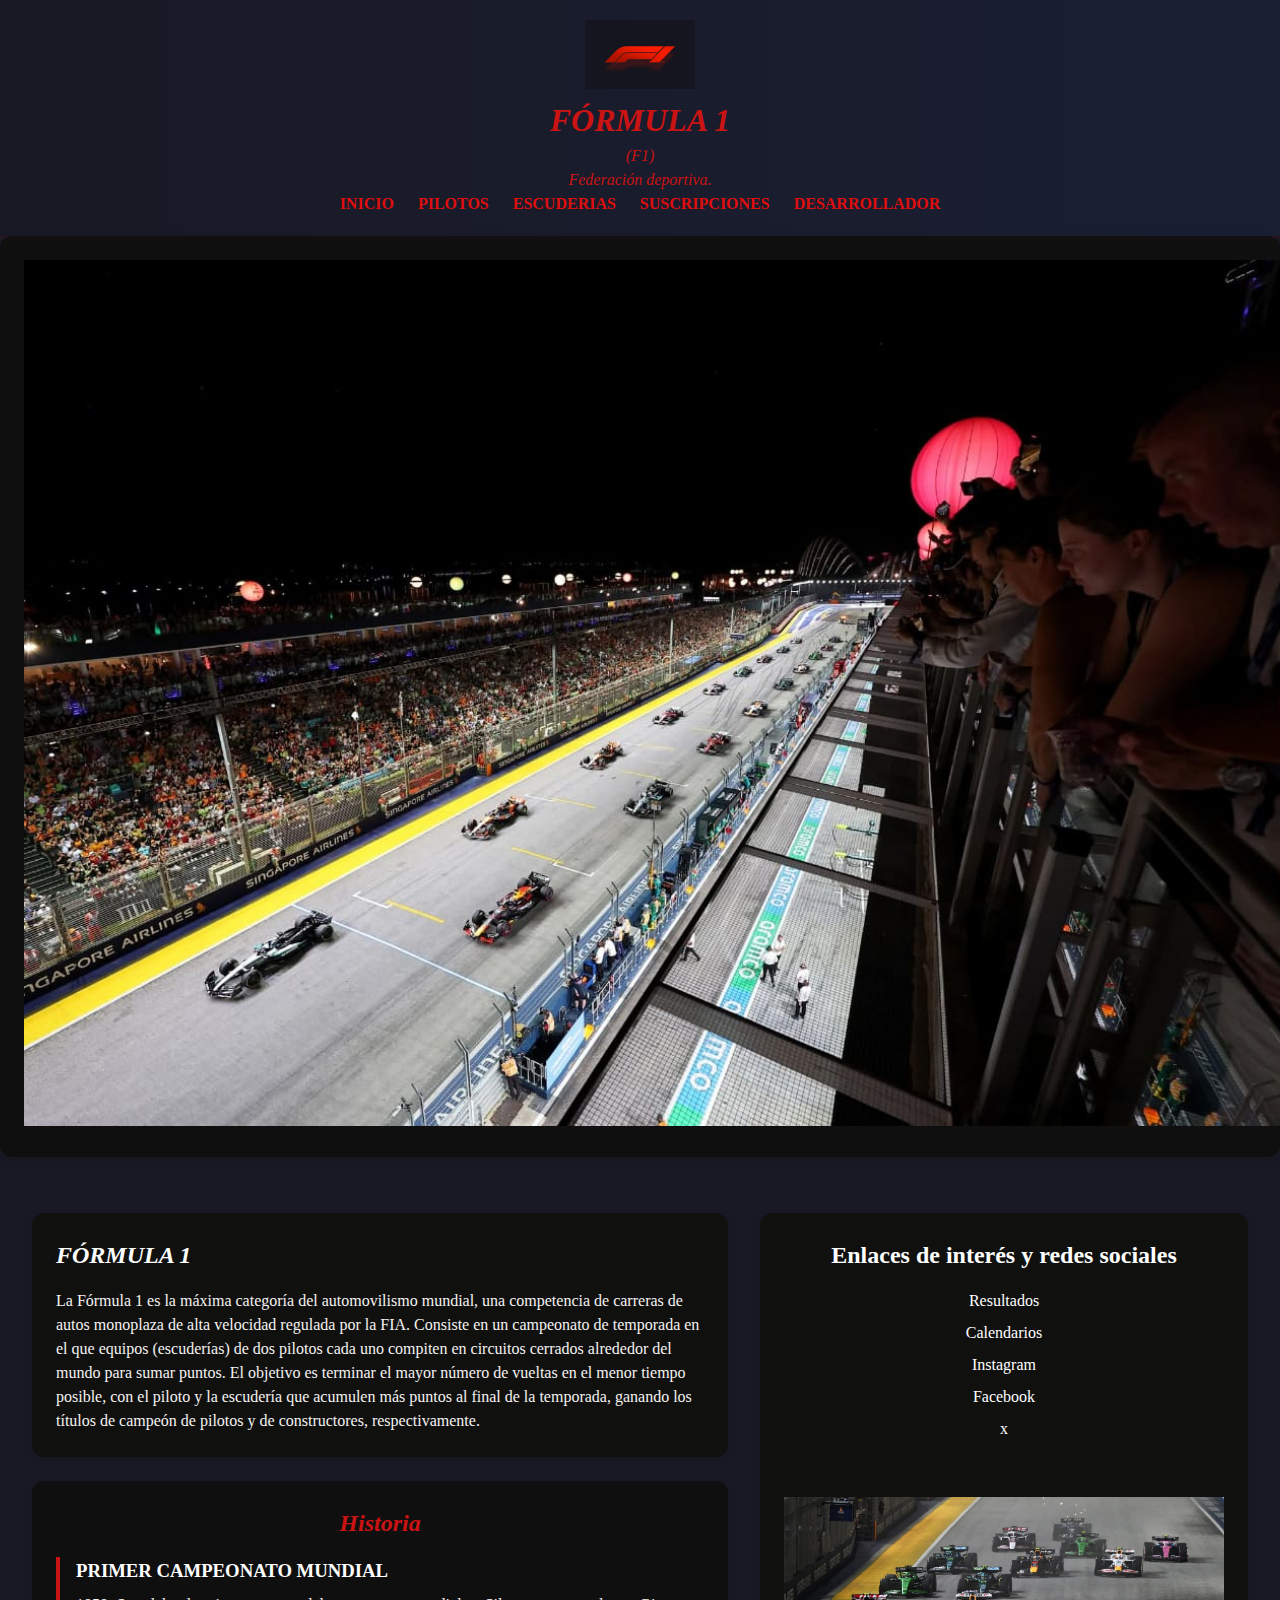
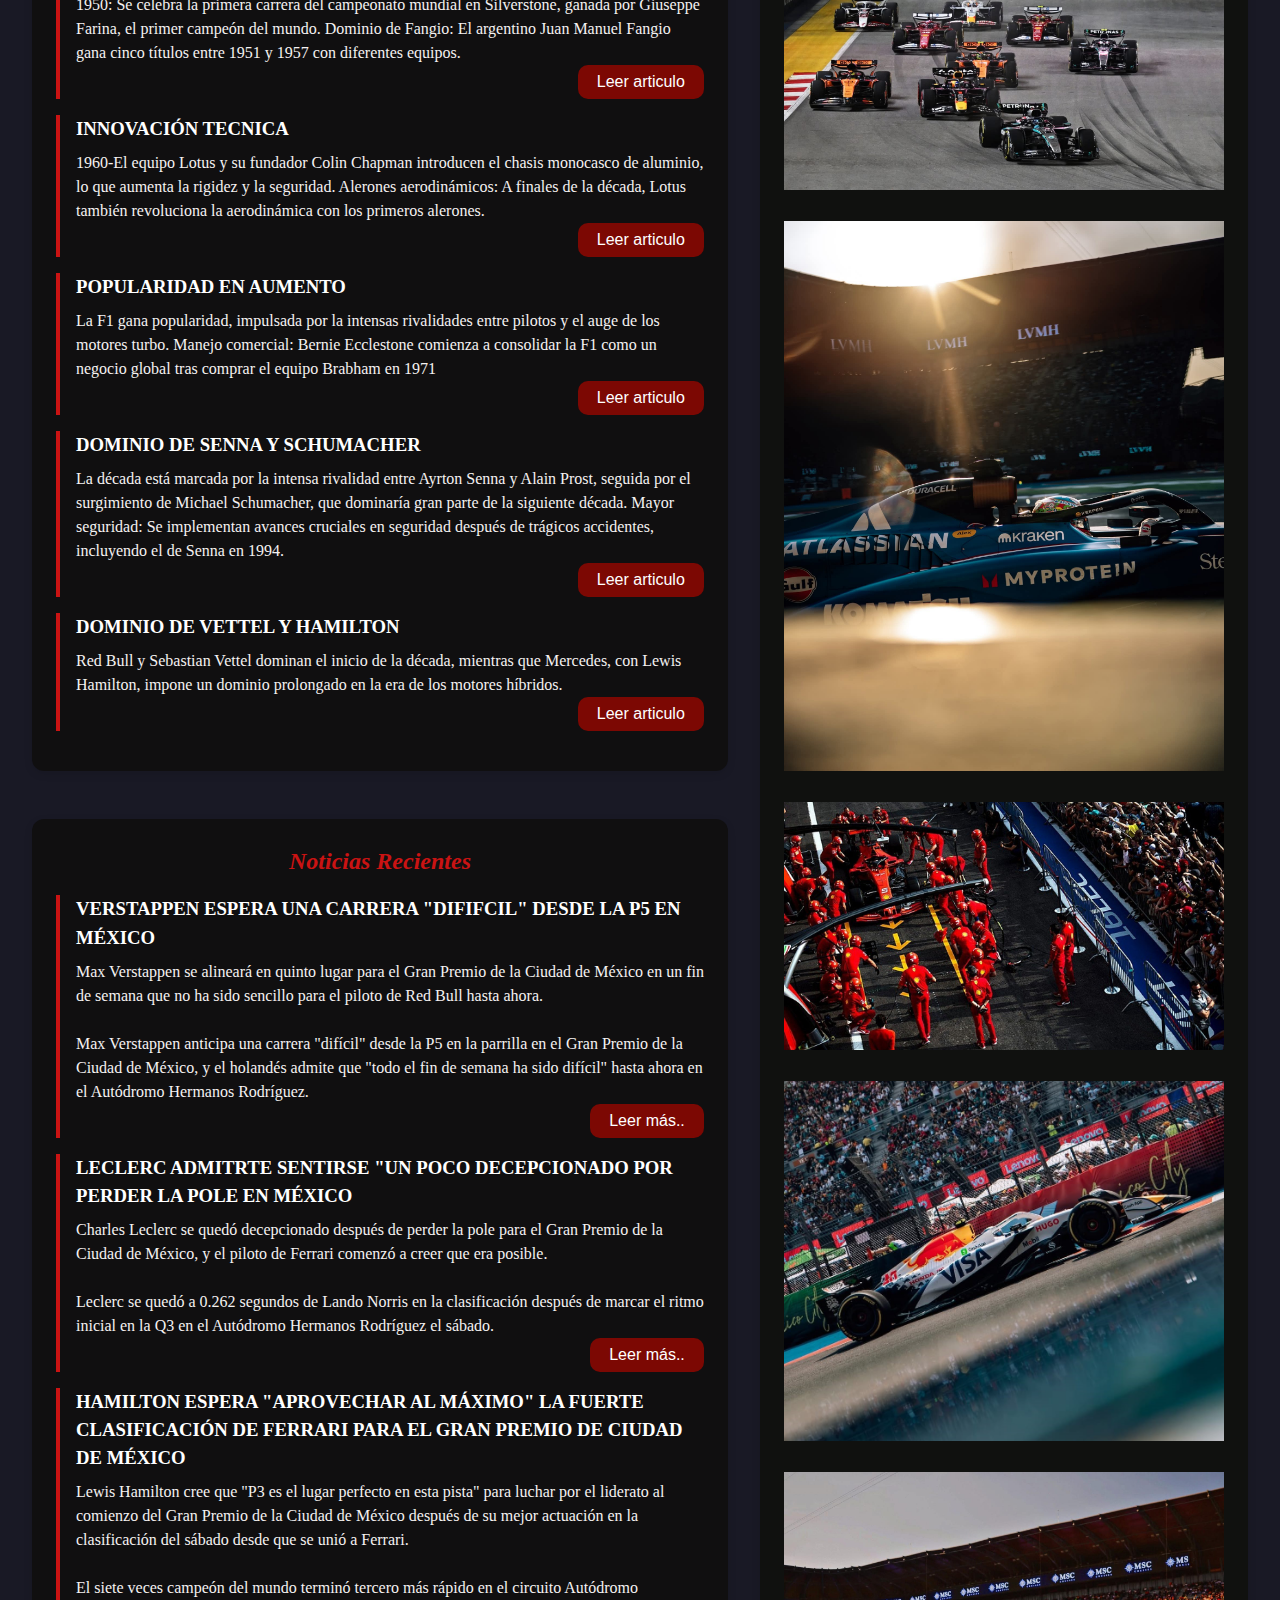
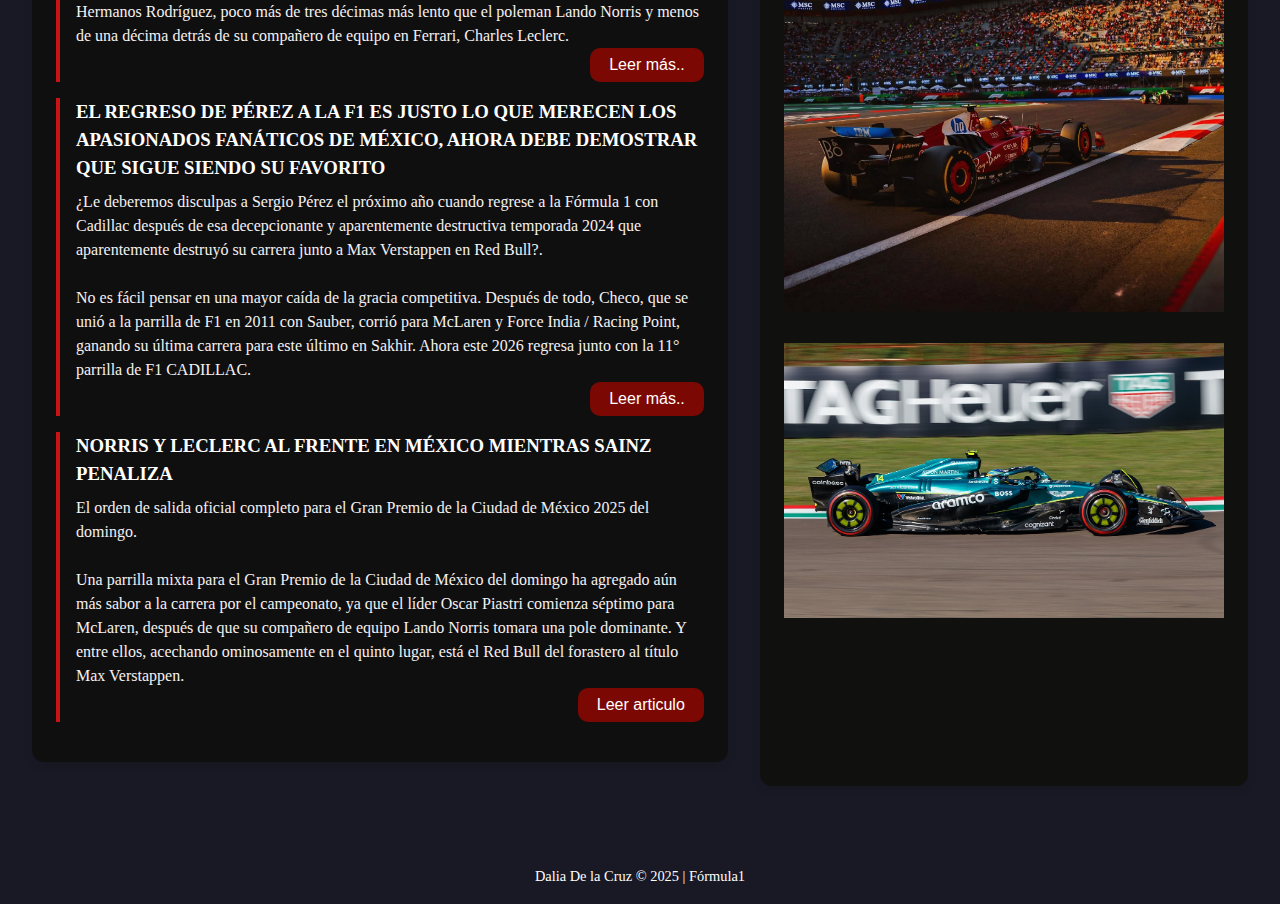
<file: index.html>
<!DOCTYPE html>
<html lang="en">
<head>
    <meta charset="UTF-8">
    <meta name="viewport" content="width=device-width, initial-scale=1.0">
    <meta name="author" content="De la Cruz Francisco Dalia Lizeth">
    <meta name="date" content="26/10/2025">
    <meta name="description" content="ejemplo con barra lateral">
    <meta name="keywords" content="aside, barra lateral, noticias, escuderias, campeonatos, calendario, etc">
    <link rel="stylesheet" href="CSS/estilo.css">
    <title>F1</title>
</head>
<body>
     <header>
        <td>
            <img src="fotos/logo.jpg" width="110" alt="80">
        </td>
        <h1><i>FÓRMULA 1 </i></h1>
         <i>(F1)</i><br>
        <i>Federación deportiva.</i>
        <nav>   
            <a href="index.html">INICIO</a>
            <a href="pilotos.html">PILOTOS</a>
            <a href="escuderias.html">ESCUDERIAS</a>
            <a href="formulario.html">SUSCRIPCIONES</a>
            <a href="desarrolador.html">DESARROLLADOR</a>

        </nav>
    </header>

    <section>
         <td>
            <img src="fotos/f1.jpg" width="1300" alt="200">
        </td>
    </section>

    <main>
        <div class="contenido">
            <aside> 
            <div style="text-align:left;">
            <h2><i>FÓRMULA 1</i></h2>
            </div>
            <p>
                La Fórmula 1 es la máxima categoría del automovilismo mundial, una competencia de carreras de autos 
                monoplaza de alta velocidad regulada por la FIA. Consiste en un campeonato de temporada en el que equipos 
                (escuderías) de dos pilotos cada uno compiten en circuitos cerrados alrededor del mundo para sumar puntos.
                El objetivo es terminar el mayor número de vueltas en el menor tiempo posible, con el piloto y la escudería 
                que acumulen más puntos al final de la temporada, ganando los títulos de campeón de pilotos y de constructores, 
                respectivamente. 
            </p>
            </aside>

        <section>
            <div style="text-align:center;">
            <h2><i>Historia</i></h2>
            </div>

            <article>
                <h3>PRIMER CAMPEONATO MUNDIAL</h3>
                <p>
                    1950: Se celebra la primera carrera del campeonato mundial en Silverstone, ganada por Giuseppe Farina, 
                    el primer campeón del mundo. Dominio de Fangio: El argentino Juan Manuel Fangio gana cinco títulos entre 
                    1951 y 1957 con diferentes equipos. 
                </p>
                    <div style="text-align:right;">
                    <button>Leer articulo</button>
                    </div>
            </article>

            <article>
                <h3>INNOVACIÓN TECNICA</h3>
                <p>
                    1960-El equipo Lotus y su fundador Colin Chapman introducen el chasis monocasco de aluminio, lo que aumenta la 
                    rigidez y la seguridad. Alerones aerodinámicos: A finales de la década, Lotus también revoluciona la aerodinámica 
                    con los primeros alerones.
                </p>
                    <div style="text-align:right;">
                    <button>Leer articulo</button>
                    </div>
            </article>

             <article>
                <h3>POPULARIDAD EN AUMENTO</h3>
                <p>
                    La F1 gana popularidad, impulsada por la intensas rivalidades entre pilotos y el auge de los motores turbo. Manejo
                    comercial: Bernie Ecclestone comienza a consolidar la F1 como un negocio global tras comprar el equipo Brabham en 1971
                </p>
                    <div style="text-align:right;">
                    <button>Leer articulo</button>
                    </div>
            </article>

            <article>
                <h3>DOMINIO DE SENNA Y SCHUMACHER</h3>
                <p>
                    La década está marcada por la intensa rivalidad entre Ayrton Senna y Alain Prost, seguida por el surgimiento de Michael
                    Schumacher, que dominaría gran parte de la siguiente década. Mayor seguridad: Se implementan avances cruciales en seguridad después de trágicos accidentes, incluyendo el de Senna en 1994.
                </p>
                    <div style="text-align:right;">
                    <button>Leer articulo</button>
                    </div>
            </article>

            <article>
                <h3>DOMINIO DE VETTEL Y HAMILTON</h3>
                <p>
                    Red Bull y Sebastian Vettel dominan el inicio de la década, mientras que Mercedes, con Lewis Hamilton, impone un dominio 
                    prolongado en la era de los motores híbridos.
                </p>
                    <div style="text-align:right;">
                    <button>Leer articulo</button>
                    </div>
            </article>
        </section>

        <section>
            <div style="text-align:center;">
            <h2><i>Noticias Recientes</i></h2>
            </div>

            <article>
                <h3>VERSTAPPEN ESPERA UNA CARRERA "DIFIFCIL" DESDE LA P5 EN MÉXICO</h3>
                <p>
                    Max Verstappen se alineará en quinto lugar para el Gran Premio de la Ciudad de México en un fin de semana que no
                    ha sido sencillo para el piloto de Red Bull hasta ahora.
                </p><br>
                <p>
                    Max Verstappen anticipa una carrera "difícil" desde la P5 en la parrilla en el Gran Premio de la Ciudad de México,
                    y el holandés admite que "todo el fin de semana ha sido difícil" hasta ahora en el Autódromo Hermanos Rodríguez.
                </p>
                    <div style="text-align:right;">
                    <button>Leer más..</button>
                    </div>
            </article>

            <article>
                <h3>LECLERC ADMITRTE SENTIRSE "UN POCO DECEPCIONADO POR PERDER LA POLE EN MÉXICO</h3>
                <p> 
                    Charles Leclerc se quedó decepcionado después de perder la pole para el Gran Premio de la Ciudad de México, 
                    y el piloto de Ferrari comenzó a creer que era posible. 
                </p><br> 
                <p>
                    Leclerc se quedó a 0.262 segundos de Lando Norris en la clasificación después de marcar el ritmo inicial en
                    la Q3 en el Autódromo Hermanos Rodríguez el sábado.
                </p>
                    <div style="text-align:right;">
                    <button>Leer más..</button>
                    </div>
            </article>

            <article>
                <h3>HAMILTON ESPERA "APROVECHAR AL MÁXIMO" LA FUERTE CLASIFICACIÓN DE FERRARI PARA EL GRAN PREMIO DE CIUDAD DE MÉXICO</h3>
                <p> 
                    Lewis Hamilton cree que "P3 es el lugar perfecto en esta pista" para luchar por el liderato al comienzo del Gran Premio 
                    de la Ciudad de México después de su mejor actuación en la clasificación del sábado desde que se unió a Ferrari.
                </p><br>
                <p>
                    El siete veces campeón del mundo terminó tercero más rápido en el circuito Autódromo Hermanos Rodríguez, poco más de tres 
                    décimas más lento que el poleman Lando Norris y menos de una décima detrás de su compañero de equipo en Ferrari, Charles 
                    Leclerc.
                </p>
                    <div style="text-align:right;">
                    <button>Leer más..</button>
                    </div>
            </article>

            <article>
                <h3>EL REGRESO DE PÉREZ A LA F1 ES JUSTO LO QUE MERECEN LOS APASIONADOS FANÁTICOS DE MÉXICO, AHORA DEBE DEMOSTRAR QUE SIGUE SIENDO SU FAVORITO</h3>
                <p>
                    ¿Le deberemos disculpas a Sergio Pérez el próximo año cuando regrese a la Fórmula 1 con Cadillac después de esa decepcionante 
                    y aparentemente destructiva temporada 2024 que aparentemente destruyó su carrera junto a Max Verstappen en Red Bull?.
                </p><br>
                <p>
                    No es fácil pensar en una mayor caída de la gracia competitiva. Después de todo, Checo, que se unió a la parrilla de F1 en 2011 con Sauber,
                    corrió para McLaren y Force India / Racing Point, ganando su última carrera para este último en Sakhir. Ahora este 2026 regresa junto con la 11°
                    parrilla de F1 CADILLAC.  
                </p>
                    <div style="text-align:right;">
                    <button>Leer más..</button>
                    </div>
            </article>

            <article>
                <h3>NORRIS Y LECLERC AL FRENTE EN MÉXICO MIENTRAS SAINZ PENALIZA</h3>
                <p> 
                    El orden de salida oficial completo para el Gran Premio de la Ciudad de México 2025 del domingo.
                </p><br>
                <p>
                    Una parrilla mixta para el Gran Premio de la Ciudad de México del domingo ha agregado aún más sabor a la carrera por el campeonato, ya que el
                    líder Oscar Piastri comienza séptimo para McLaren, después de que su compañero de equipo Lando Norris tomara una pole dominante. Y entre 
                    ellos, acechando ominosamente en el quinto lugar, está el Red Bull del forastero al título Max Verstappen.
                </p>
                    <div style="text-align:right;">
                    <button>Leer articulo</button>
                    </div>
            </article>
        </section>
        </div>
        <aside>
            <div style="text-align:center;">
            <h2>Enlaces de interés  y redes sociales</h2>
            <ul>
                <li><a href="https://www.espn.com.mx/deporte-motor/f1/calendario">Resultados</a></li>
                <li><a href="https://lat.motorsport.com/f1/schedule/2025/">Calendarios</a></li>
                <li><a href="https://www.instagram.com/f1/">Instagram</a></li>
                <li><a href="https://www.facebook.com/Formula1/?locale=es_LA">Facebook</a></li>
                <li><a href="https://x.com/F1?ref_src=twsrc%5Egoogle%7Ctwcamp%5Eserp%7Ctwgr%5Eauthor">x </a></li>
            </ul><br><br>
        </div>

            <img src="fotos/austin.jpg" width="440" alt="180"> <br><br>
            <img src="fotos/will.jpg" width="440" alt="180"> <br><br>
            <img src="fotos/equipo.jpg" width="440" alt="180"> <br><br>
            <img src="fotos/visa.jpg" width="440" alt="180"> <br><br>
            <img src="fotos/ferr.jpg" width="440" alt="180"> <br><br>
            <img src="fotos/astomar.jpg" width="440" alt="180">
        </aside>
    </main>

    <footer>
        <p> Dalia De la Cruz © 2025 | Fórmula1</p>
    </footer>
    
</body>
</html>
</file>
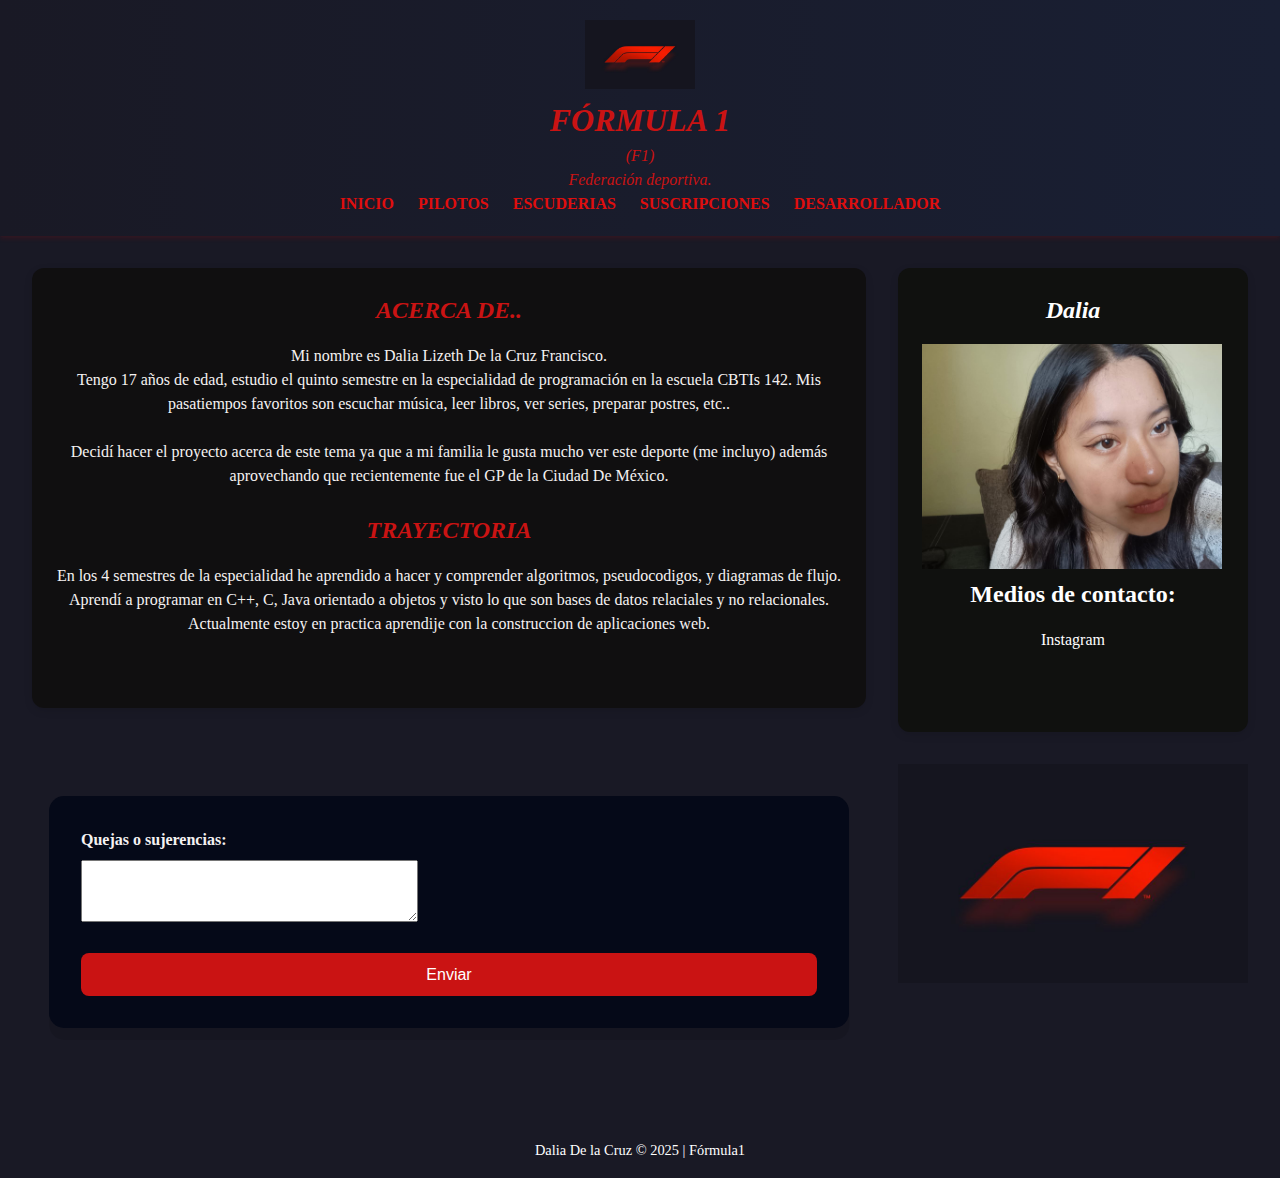
<file: desarrolador.html>
<!DOCTYPE html>
<html lang="en">
<head>
    <meta charset="UTF-8">
    <meta name="viewport" content="width=device-width, initial-scale=1.0">
    <meta name="author" content="De la Cruz Francisco Dalia Lizeth">
    <meta name="date" content="26/10/2025">
    <meta name="description" content="ejemplo con barra lateral">
    <meta name="keywords" content="aside, barra lateral, noticias, escuderias, campeonatos, calendario, etc">
    <link rel="stylesheet" href="CSS/estilo.css">
    <title>F1</title> 

</head>
<body>
    <header>
        <td>
            <img src="fotos/logo.jpg" width="110" alt="80">
        </td>
        <h1><i>FÓRMULA 1 </i></h1>
         <i>(F1)</i><br>
        <i>Federación deportiva.</i>
        <nav> 
            <a href="index.html">INICIO</a>
            <a href="pilotos.html">PILOTOS</a>
            <a href="escuderias.html">ESCUDERIAS</a>
            <a href="formulario.html">SUSCRIPCIONES</a>
            <a href="desarrolador.html">DESARROLLADOR</a>

        </nav>
    </header> 

    <main>
    <section>

       <div style="text-align:center;">
            <h2><i>ACERCA DE..</i></h2>
        <p>
            Mi nombre es Dalia Lizeth De la Cruz Francisco. <br>
            Tengo 17 años de edad, estudio el quinto semestre en la especialidad de programación en la escuela CBTIs 142. Mis pasatiempos favoritos 
            son escuchar música, leer libros, ver series, preparar postres, etc.. <br><br>
            Decidí hacer el proyecto acerca de este tema ya que a mi familia le gusta mucho ver este deporte (me incluyo) además aprovechando que
            recientemente fue el GP de la Ciudad De México. <br><br>
        </p>
       </div>

        <div style="text-align:center;">
            <h2><i>TRAYECTORIA</i></h2>
        <p>
            En los 4 semestres de la especialidad he aprendido a hacer y comprender algoritmos, pseudocodigos, y diagramas de flujo. <br>
            Aprendí a programar en C++, C, Java orientado a objetos y visto lo que son bases de datos relaciales y no relacionales. Actualmente 
            estoy en practica aprendije con la construccion de aplicaciones web.
        </p>
        </div>
    </section>

    <aside>
        <div style="text-align:center;">
           <h2><i>Dalia</i></h2>
        </div>
           <td>
               <img src="fotos/dalia.jpg" width="300" alt="100">
           </td>
            <div style="text-align:center;">
            <h2>Medios de contacto: </h3>
            <ul>
                <li><a href="https://www.instagram.com/dalzth?igsh=Y2Q0bzdoeHh1c296">Instagram</a></li>
            </ul><br><br>
            </div>
           </p>
   </aside>

    <form class="formulario1">
        <label for="mensaje">Quejas o sujerencias:</label> 
            <textarea id="mensaje" name="mensaje" rows="4" cols="40"></textarea>
        <br><br>

        <button type="submit">Enviar</button>
     </form>

       <td>
           <img src="fotos/logo.jpg" width="350" alt="100">
       </td>
    </main>


   <footer>
    <p> Dalia De la Cruz © 2025 | Fórmula1</p>
   </footer>
    
</body>
</html>
</file>
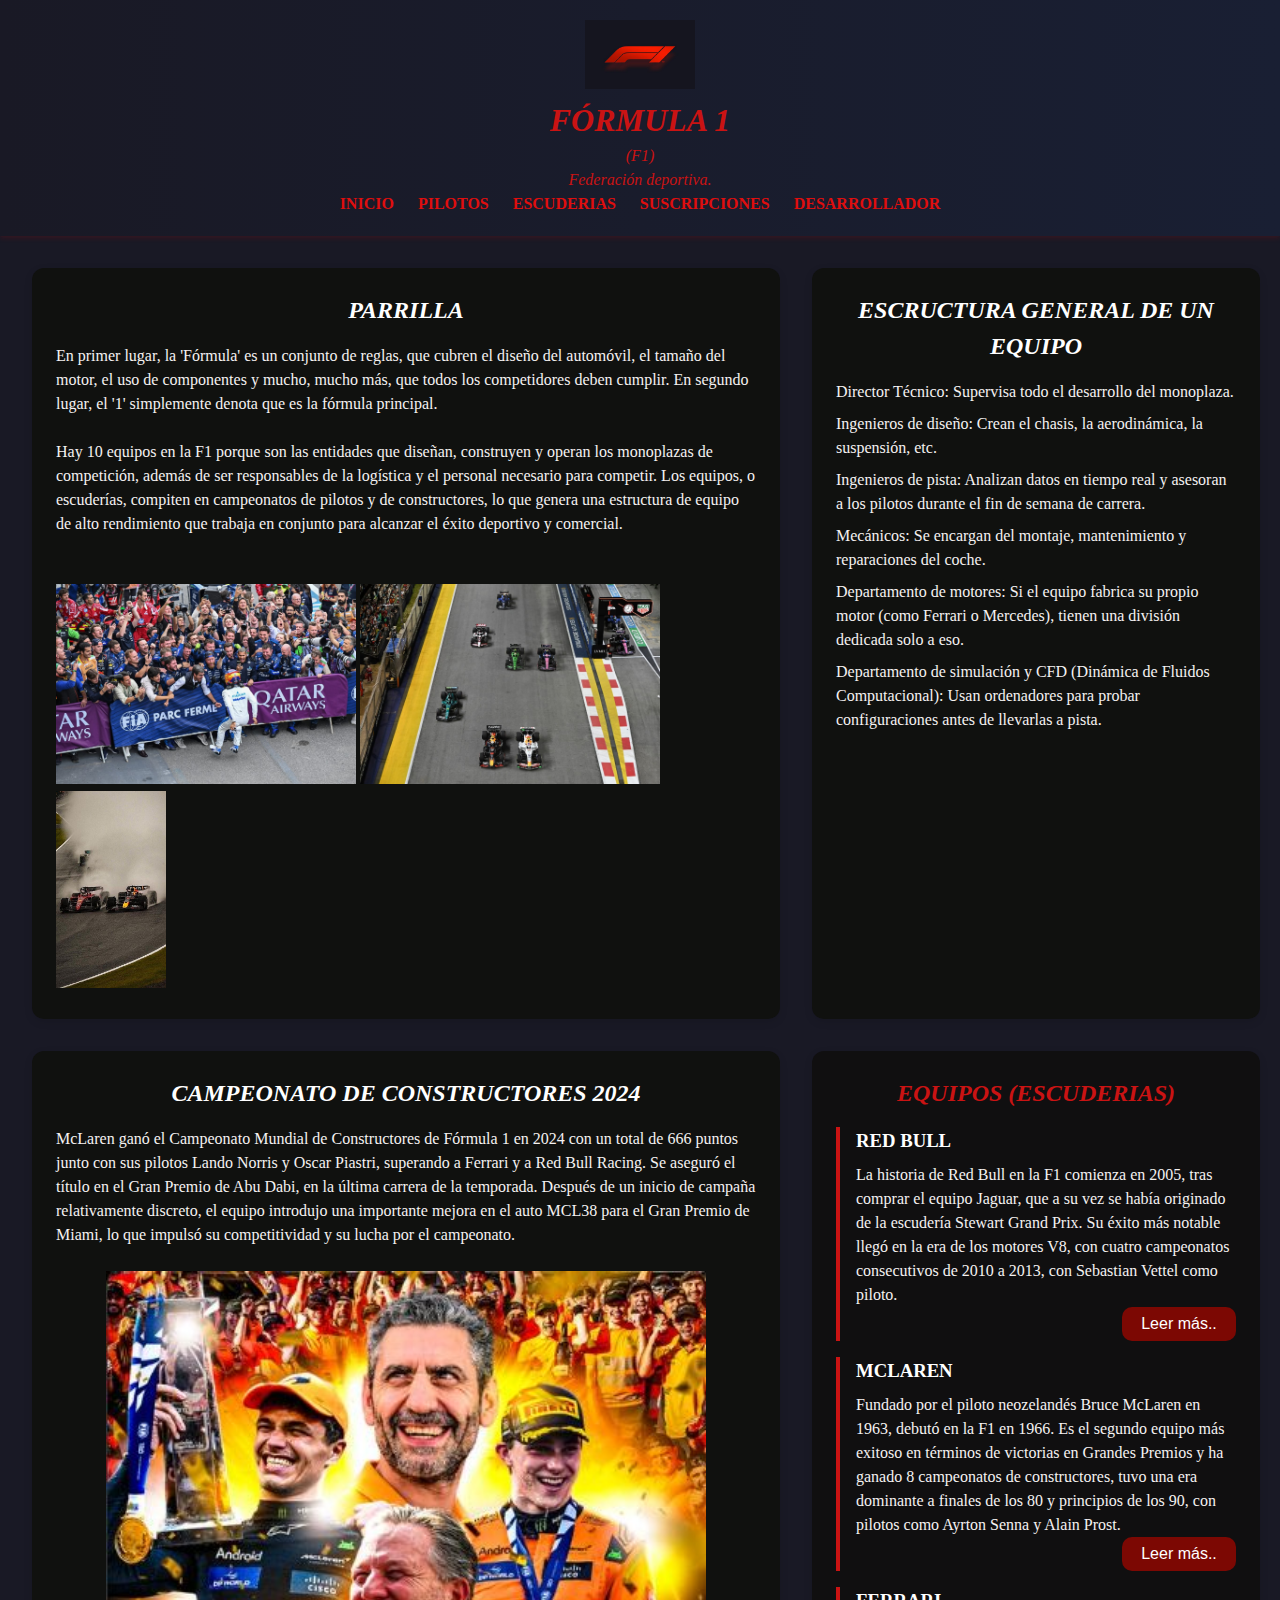
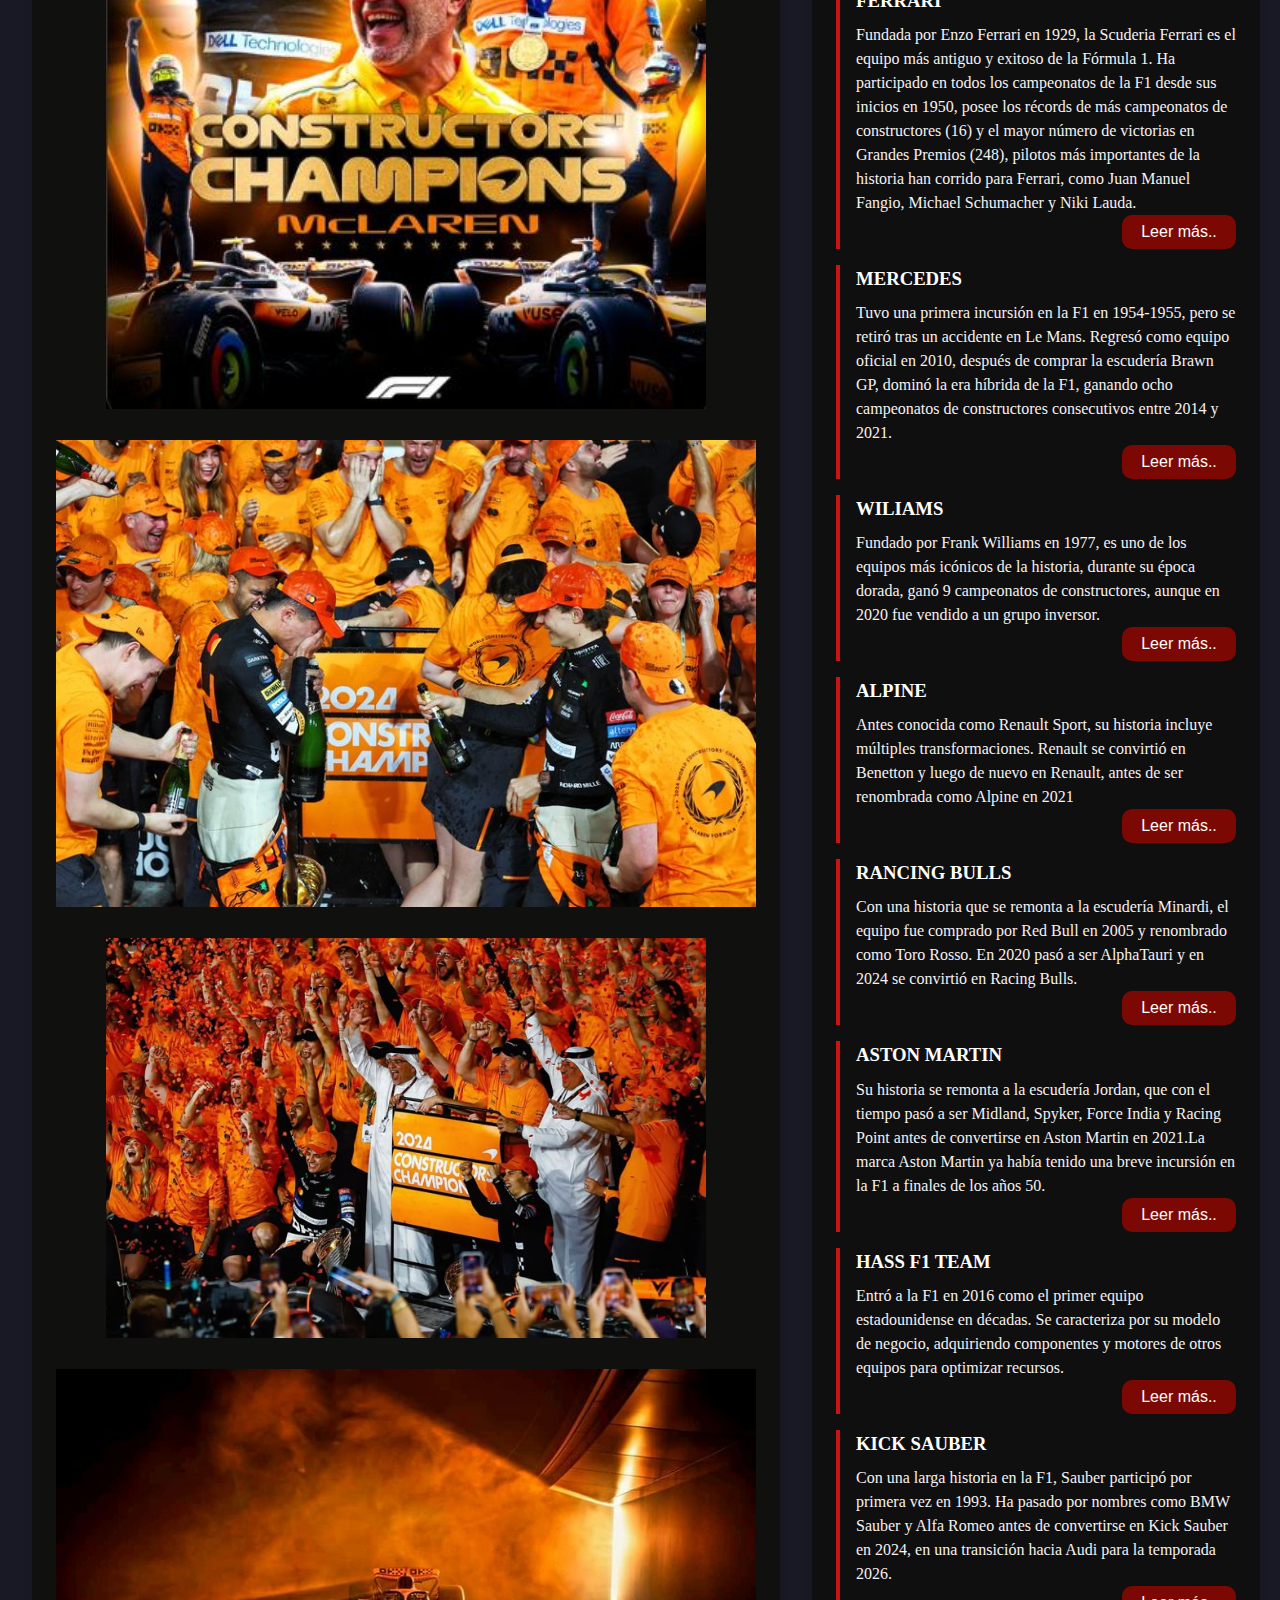
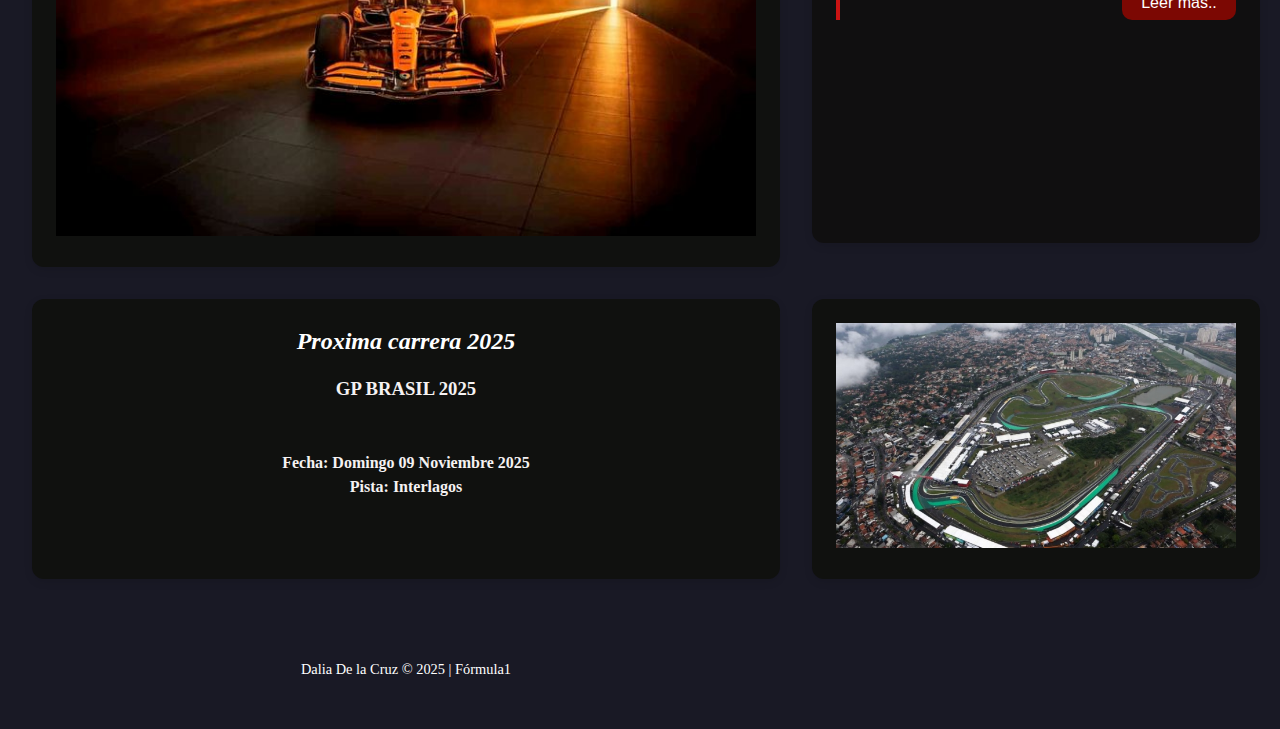
<file: escuderias.html>
<!DOCTYPE html>
<html lang="en">
<head>
    <meta charset="UTF-8">
    <meta name="viewport" content="width=device-width, initial-scale=1.0">
    <meta name="author" content="De la Cruz Francisco Dalia Lizeth">
    <meta name="date" content="26/10/2025">
    <meta name="description" content="ejemplo con barra lateral">
    <meta name="keywords" content="aside, barra lateral, noticias, escuderias, campeonatos, calendario, etc">
    <link rel="stylesheet" href="CSS/estilo.css">
    <title>F1</title>
</head>  
<body>
    <header>
        <td>
            <img src="fotos/logo.jpg" width="110" alt="80">
        </td>
        <h1><i>FÓRMULA 1 </i></h1>
         <i>(F1)</i><br>
        <i>Federación deportiva.</i>
        <nav> 
            <a href="index.html">INICIO</a>
            <a href="pilotos.html">PILOTOS</a>
            <a href="escuderias.html">ESCUDERIAS</a>
            <a href="formulario.html">SUSCRIPCIONES</a>
            <a href="desarrolador.html">DESARROLLADOR</a>

        </nav>
    </header> 
    <main>
        <aside> 
            <div style="text-align: center;">
            <h2><i>PARRILLA</i></h2>
            </div>
            <p>
                En primer lugar, la 'Fórmula' es un conjunto de reglas, que cubren el diseño del automóvil, el tamaño del motor, 
                el uso de componentes y mucho, mucho más, que todos los competidores deben cumplir. En segundo lugar, el '1' 
                simplemente denota que es la fórmula principal. <br><br>
                Hay 10 equipos en la F1 porque son las entidades que diseñan, construyen y operan los monoplazas de competición, además de 
                ser responsables de la logística y el personal necesario para competir. Los equipos, o escuderías, compiten en campeonatos 
                de pilotos y de constructores, lo que genera una estructura de equipo de alto rendimiento que trabaja en conjunto para alcanzar 
                el éxito deportivo y comercial. 
            </p><br><br>
            <img src="fotos/willmecanicos.jpg" width="300" alt="100"> 
            <img src="fotos/boxes.jpg" width="300" alt="700">
            <img src="fotos/maxchar.jpg" width="110" alt="300">
            
        </aside>

        <aside> <!--Barra lateral (sangria)-->
            <div style="text-align: center;">
            <h2><i>ESCRUCTURA GENERAL DE UN EQUIPO</i></h2>
            </div>
            <ul type="square"> <!--Circule, disc, square -->
            <li> Director Técnico: Supervisa todo el desarrollo del monoplaza.</li>
            <li> Ingenieros de diseño: Crean el chasis, la aerodinámica, la suspensión, etc.</li>
            <li> Ingenieros de pista: Analizan datos en tiempo real y asesoran a los pilotos durante el fin de semana de carrera.</li>
            <li> Mecánicos: Se encargan del montaje, mantenimiento y reparaciones del coche.</li>
            <li> Departamento de motores: Si el equipo fabrica su propio motor (como Ferrari o Mercedes), tienen una división dedicada solo a eso.</li>
            <li> Departamento de simulación y CFD (Dinámica de Fluidos Computacional): Usan ordenadores para probar configuraciones antes de llevarlas a pista.</li>
            </ul>
        </aside>

        <aside>
            <div style="text-align: center;">
            <h2><i>CAMPEONATO DE CONSTRUCTORES 2024</i></h2>
            </div>
            <p>
                McLaren ganó el Campeonato Mundial de Constructores de Fórmula 1 en 2024 con un total de 666 puntos 
                junto con sus pilotos Lando Norris y Oscar Piastri, superando a Ferrari y a Red Bull Racing. Se aseguró el 
                título en el Gran Premio de Abu Dabi, en la última carrera de la temporada. 
            
               Después de un inicio de campaña relativamente discreto, el equipo introdujo una importante mejora en el 
               auto MCL38 para el Gran Premio de Miami, lo que impulsó su competitividad y su lucha por el campeonato. <br><br>
            <td>
                <div style="text-align: center;">
                <img src="fotos/mclarencam.png" width="600" alt="400"><br><br>
                <img src="fotos/mclaren1.jpg" width="700" alt="100"><br><br>
                <img src="fotos/mclaren2.jpg" width="600" alt="400"><br><br>
                <img src="fotos/4.jpg" width="700" alt="400">
            </td>
            </p>
        </aside>

        <section>
            <div style="text-align:center;">
            <h2><i>EQUIPOS (ESCUDERIAS)</i></h2>
            </div>

            <article>
                <h3>RED BULL</h3>
                <p>
                    La historia de Red Bull en la F1 comienza en 2005, tras comprar el equipo Jaguar, que a su vez se había originado 
                    de la escudería Stewart Grand Prix. Su éxito más notable llegó en la era de los motores V8, con cuatro campeonatos 
                    consecutivos de 2010 a 2013, con Sebastian Vettel como piloto.
                </p>
                    <div style="text-align:right;">
                    <button>Leer más..</button>
                    </div>
            </article>

            <article>
                <h3>MCLAREN</h3>
                <p>
                    Fundado por el piloto neozelandés Bruce McLaren en 1963, debutó en la F1 en 1966. Es el segundo equipo más exitoso en términos 
                    de victorias en Grandes Premios y ha ganado 8 campeonatos de constructores, tuvo una era dominante a finales de los 80 y 
                    principios de los 90, con pilotos como Ayrton Senna y Alain Prost. 
                </p>
                    <div style="text-align:right;">
                    <button>Leer más..</button>
                    </div>
            </article>

             <article>
                <h3>FERRARI</h3>
                <p>
                    Fundada por Enzo Ferrari en 1929, la Scuderia Ferrari es el equipo más antiguo y exitoso de la Fórmula 1. Ha participado 
                    en todos los campeonatos de la F1 desde sus inicios en 1950, posee los récords de más campeonatos de constructores (16) 
                    y el mayor número de victorias en Grandes Premios (248), pilotos más importantes de la historia han corrido para Ferrari, 
                    como Juan Manuel Fangio, Michael Schumacher y Niki Lauda.
                </p>
                    <div style="text-align:right;">
                    <button>Leer más..</button>
                    </div>
            </article>

            <article>
                <h3>MERCEDES</h3>
                <p>
                    Tuvo una primera incursión en la F1 en 1954-1955, pero se retiró tras un accidente en Le Mans. Regresó como equipo oficial 
                    en 2010, después de comprar la escudería Brawn GP, dominó la era híbrida de la F1, ganando ocho campeonatos de constructores 
                    consecutivos entre 2014 y 2021.
                </p>
                    <div style="text-align:right;">
                    <button>Leer más..</button>
                    </div>
            </article>

            <article>
                <h3>WILIAMS</h3>
                <p>
                    Fundado por Frank Williams en 1977, es uno de los equipos más icónicos de la historia, durante su época dorada, ganó 9 
                    campeonatos de constructores, aunque en 2020 fue vendido a un grupo inversor. 
                </p>
                    <div style="text-align:right;">
                    <button>Leer más..</button>
                    </div>
            </article>

            <article>
                <h3>ALPINE</h3>
                <p>
                    Antes conocida como Renault Sport, su historia incluye múltiples transformaciones. Renault se convirtió en Benetton y 
                    luego de nuevo en Renault, antes de ser renombrada como Alpine en 2021
                </p>
                    <div style="text-align:right;">
                    <button>Leer más..</button>
                    </div>
            </article>

            <article>
                <h3>RANCING BULLS</h3>
                <p>
                    Con una historia que se remonta a la escudería Minardi, el equipo fue comprado por Red Bull en 2005 y renombrado como Toro Rosso. En 2020 
                    pasó a ser AlphaTauri y en 2024 se convirtió en Racing Bulls.
                </p>
                    <div style="text-align:right;">
                    <button>Leer más..</button>
                    </div>
            </article>

            <article>
                <h3>ASTON MARTIN</h3>
                <p>
                    Su historia se remonta a la escudería Jordan, que con el tiempo pasó a ser Midland, Spyker, Force India y Racing Point 
                    antes de convertirse en Aston Martin en 2021.La marca Aston Martin ya había tenido una breve incursión en la F1 a finales de los años 50. 
                </p>
                    <div style="text-align:right;">
                    <button>Leer más..</button>
                    </div>
            </article>

            <article>
                <h3>HASS F1 TEAM</h3>
                <p>
                    Entró a la F1 en 2016 como el primer equipo estadounidense en décadas. Se caracteriza por su modelo de negocio, 
                    adquiriendo componentes y motores de otros equipos para optimizar recursos.
                </p>
                    <div style="text-align:right;">
                    <button>Leer más..</button>
                    </div>
            </article>

            <article>
                <h3>KICK SAUBER</h3>
                <p>
                    Con una larga historia en la F1, Sauber participó por primera vez en 1993. Ha pasado por nombres como BMW Sauber y 
                    Alfa Romeo antes de convertirse en Kick Sauber en 2024, en una transición hacia Audi para la temporada 2026. 
                </p>
                    <div style="text-align:right;">
                    <button>Leer más..</button>
                    </div>
            </article>

            
        </section>
        
        <aside>
            <div style="text-align: center;">
            <h2><i>Proxima carrera 2025</i></h2>
            <p>
               <h3><b>GP BRASIL 2025</b></h3><br><br>
               <b>Fecha: Domingo 09 Noviembre 2025</b><br>
               <b>Pista: Interlagos</b>
            </p>
            </div>
        </aside>

        <aside>
            <img src="fotos/interlagos.jpg" width="400" alt="100">
        </aside>
            

    <footer>
        <p> Dalia De la Cruz © 2025 | Fórmula1</p>
    </footer>
</body>
</html>
</file>
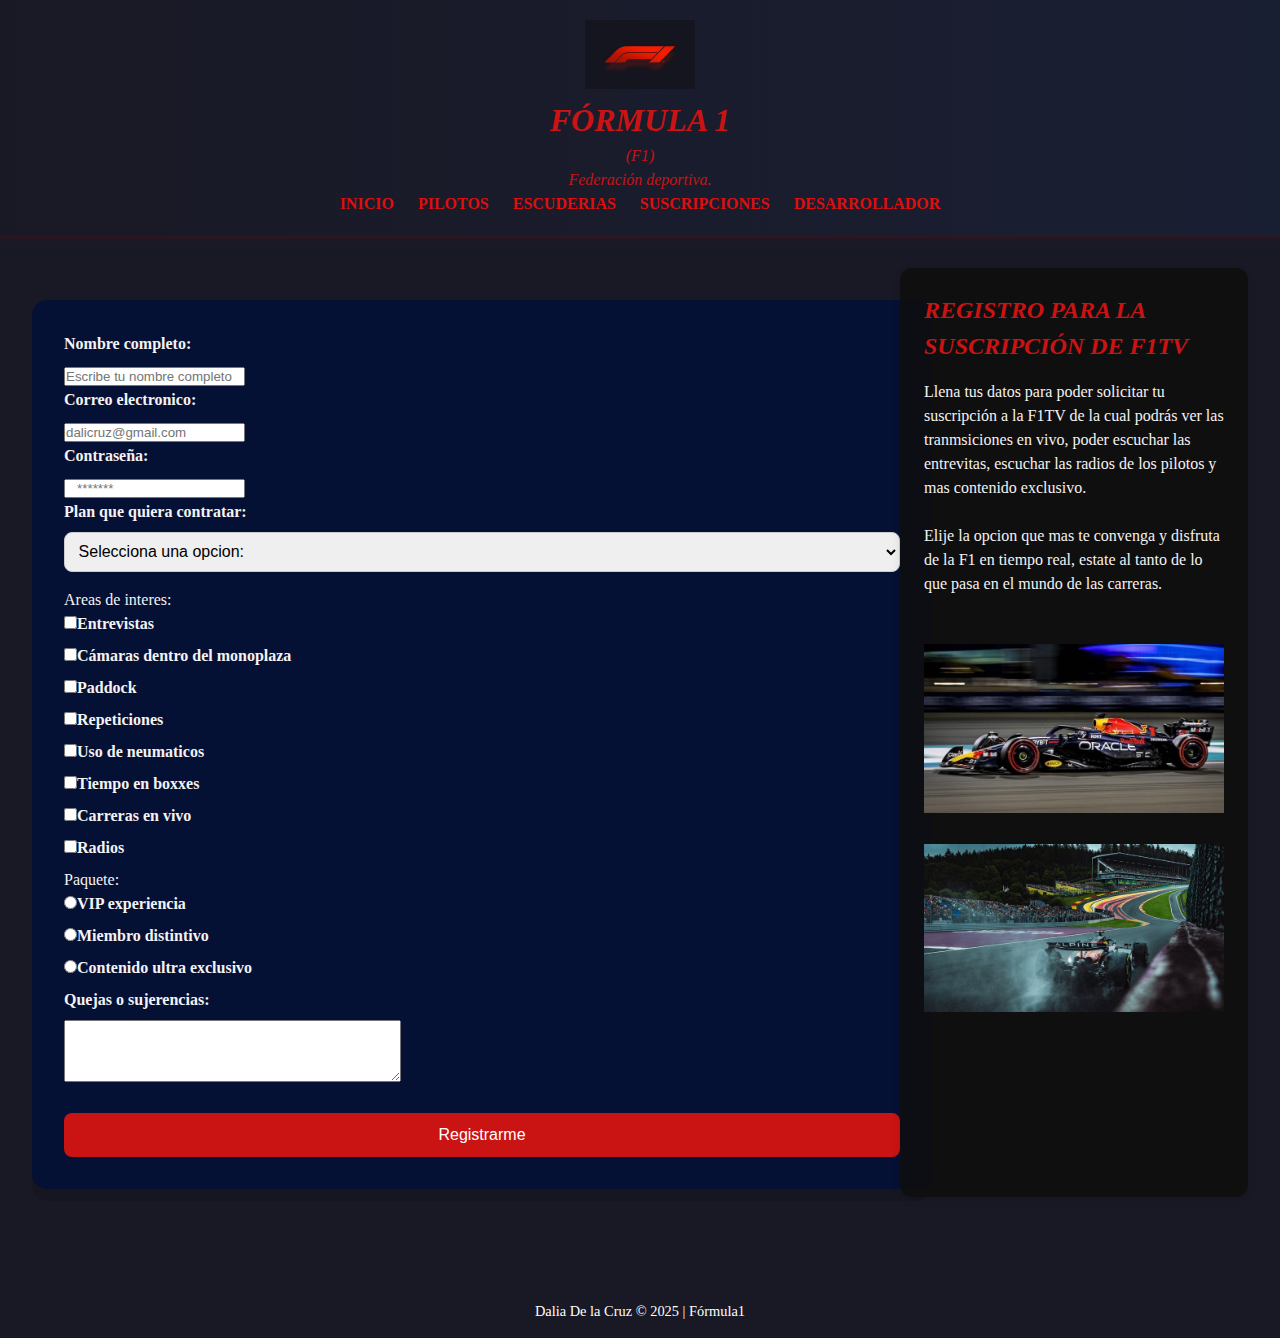
<file: formulario.html>
<!DOCTYPE html>
<html lang="en">
<head>
    <meta charset="UTF-8">
    <meta name="viewport" content="width=device-width, initial-scale=1.0">
    <meta name="author" content="De la Cruz Francisco Dalia Lizeth">
    <meta name="date" content="26/10/2025">
    <meta name="description" content="ejemplo con barra lateral">
    <meta name="keywords" content="aside, barra lateral, noticias, escuderias, campeonatos, calendario, etc">
    <link rel="stylesheet" href="CSS/estilo.css">
    <title>F1</title>  
</head>
<body>
    <header>
        <td>
            <img src="fotos/logo.jpg" width="110" alt="80">
        </td>
        <h1><i>FÓRMULA 1 </i></h1>
         <i>(F1)</i><br>
        <i>Federación deportiva.</i>
        <nav> 
            <a href="index.html">INICIO</a>
            <a href="pilotos.html">PILOTOS</a>
            <a href="escuderias.html">ESCUDERIAS</a>
            <a href="formulario.html">SUSCRIPCIONES</a>
            <a href="desarrolador.html">DESARROLLADOR</a>

        </nav>
    </header> 
    <main>

        <form class="formulario">

            <!--Datos personales-->
        <label for="nombre">Nombre completo:</label>
        <input type="text" name="nombre" id="nombre" placeholder="Escribe tu nombre completo">

        <label for="email">Correo electronico:</label>
        <input type="email" name="email" id="email" placeholder="dalicruz@gmail.com">

        <label for="password">Contraseña:</label>
        <input type="password" name="password" id="password" placeholder="   *******   ">

        <!--Seleccion de carrera-->
        <label for="plan">Plan que quiera contratar: </label> 
        <select name="plan" id="plan">
            <option value=" ">Selecciona una opcion:</option>
            <option value="mensual">Mensual</option>
            <option value="bimestral">Bimestral</option>
            <option value="semestral">Semestral</option>
            <option value="anual">Anual</option>
        </select>

        <!--Checkboxes-->
        <div class="grupos-opciones">
            <p>Areas de interes: </p>
            <label><input type="checkbox" name="interes" value="entrevistas">Entrevistas</label>
            <label><input type="checkbox" name="interes" value="camaras">Cámaras dentro del monoplaza</label>
            <label><input type="checkbox" name="interes" value="paddock">Paddock</label>
            <label><input type="checkbox" name="interes" value="repeticiones">Repeticiones</label>
            <label><input type="checkbox" name="interes" value="usoneu">Uso de neumaticos</label>
            <label><input type="checkbox" name="interes" value="boxxes">Tiempo en boxxes</label>
            <label><input type="checkbox" name="interes" value="carreras">Carreras en vivo</label>
            <label><input type="checkbox" name="interes" value="radios">Radios</label>
        </div>

        <!--radio buttoms-->
        <div class="grupos-opciones">
            <p>Paquete:</p>
            <label><input type="radio" name="paquete" value="vip">VIP experiencia</label>
            <label><input type="radio" name="paquete" value="distintivo">Miembro distintivo</label>
            <label><input type="radio" name="paquete" value="exclusivo">Contenido ultra exclusivo</label>
        </div>

        <label for="mensaje">Quejas o sujerencias:</label> 
                    <textarea id="mensaje" name="mensaje" rows="4" cols="40"></textarea>
        <br><br>

        <button type="submit">Registrarme</button>
    </form>

    <section>
        <h2><i>REGISTRO PARA LA SUSCRIPCIÓN DE F1TV</i></h2>
         <p>
         Llena tus datos para poder solicitar tu suscripción a la F1TV de la cual podrás ver las tranmsiciones en vivo, 
         poder escuchar las entrevitas, escuchar las radios de los pilotos y mas contenido  exclusivo.
         </p><br>
         <p>
            Elije la opcion que mas te convenga y disfruta de la F1 en tiempo real, estate al tanto de lo que pasa en el 
            mundo de las carreras.
         </p><br><br>

         <img src="fotos/bull.jfif" width="300" alt="180"> <br><br>
         <img src="fotos/allp.jfif" width="300" alt="180"> <br><br>

    </section>

    </main>
    <footer>
        <p> Dalia De la Cruz © 2025 | Fórmula1</p>
    </footer>
</body>
</html>
</file>
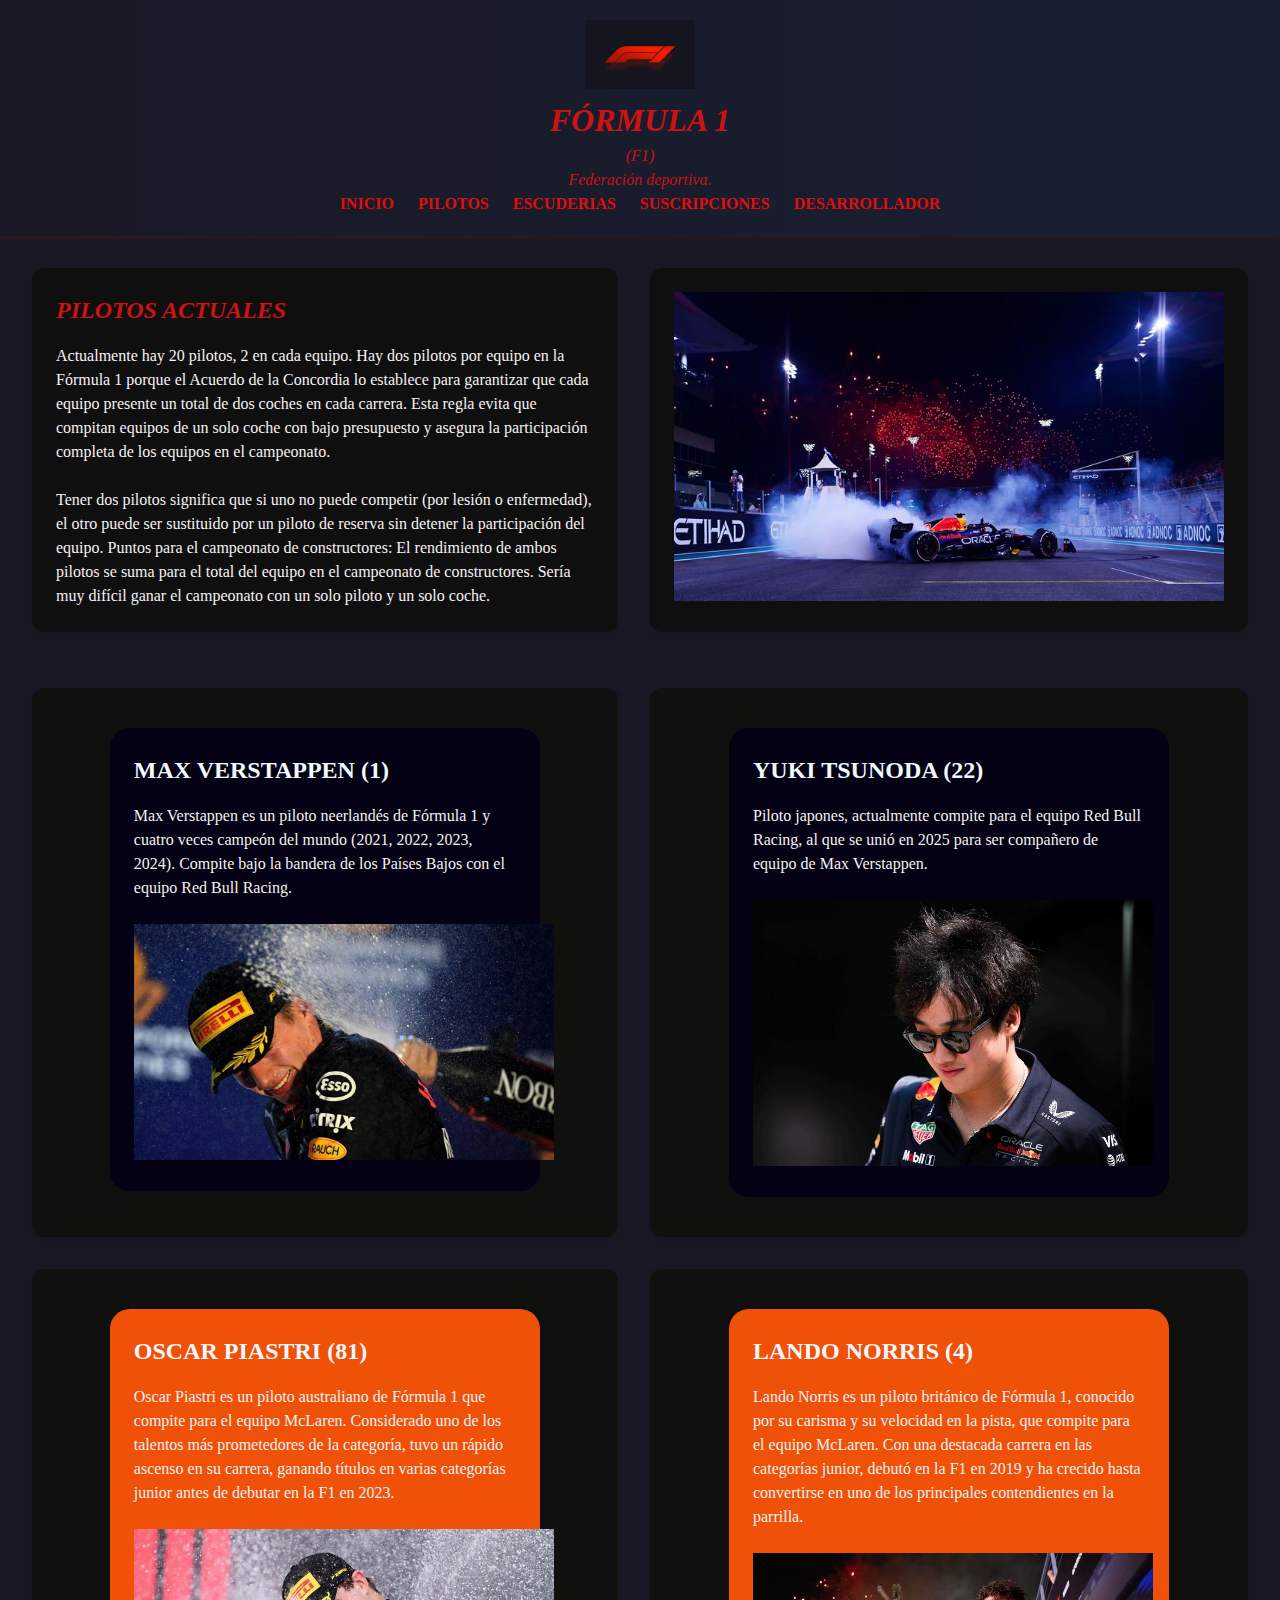
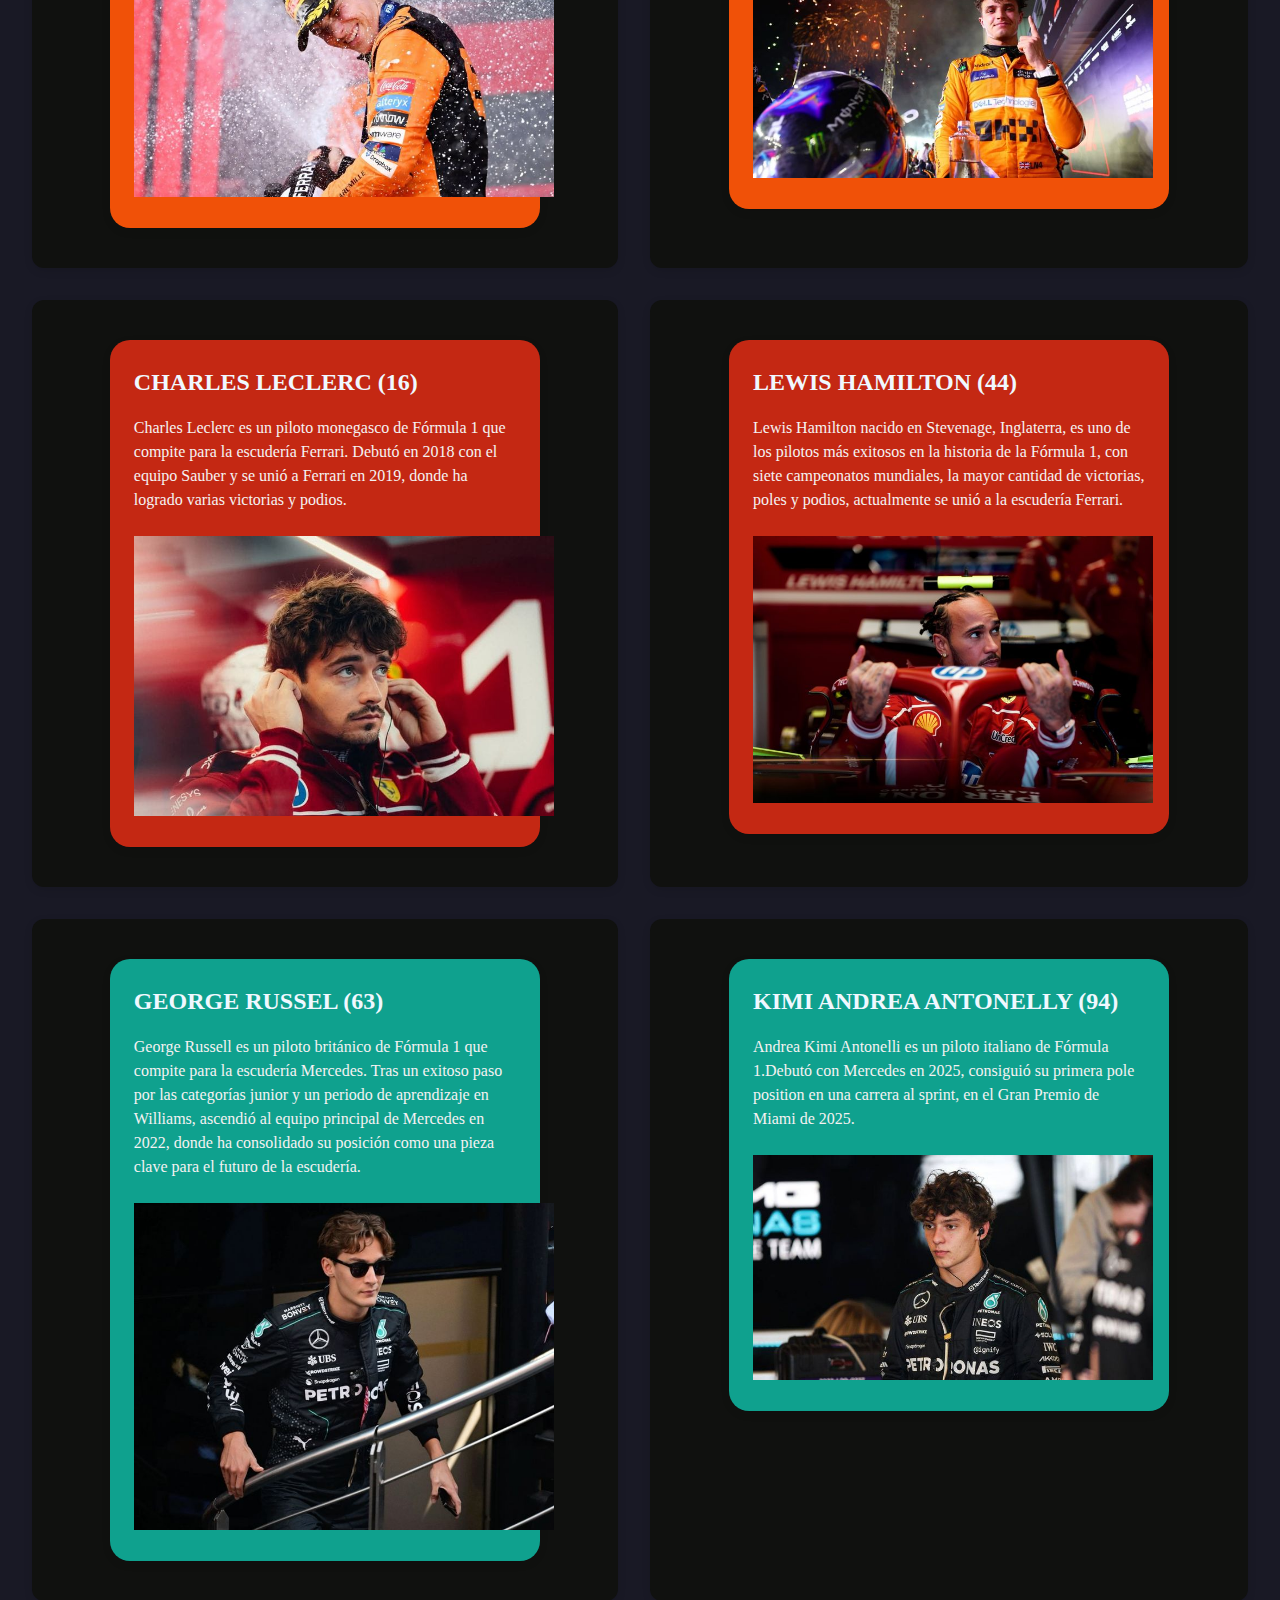
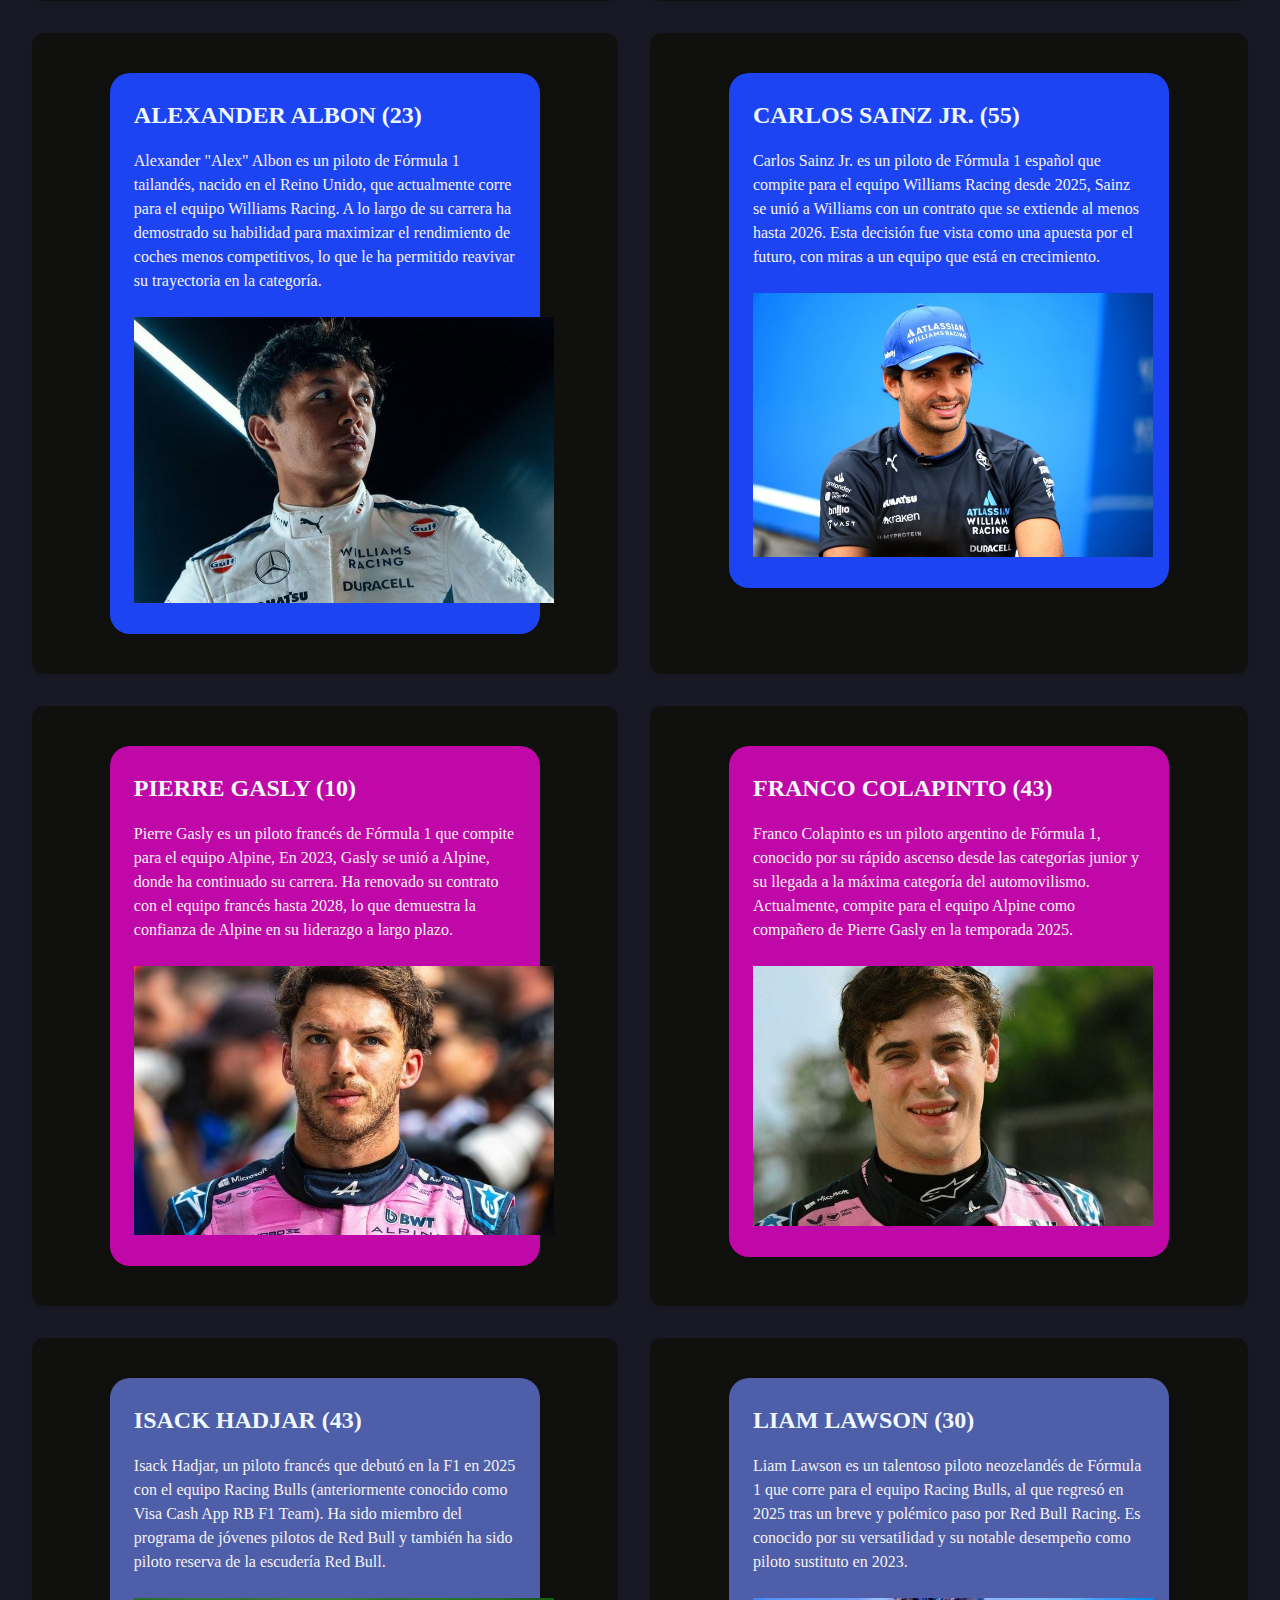
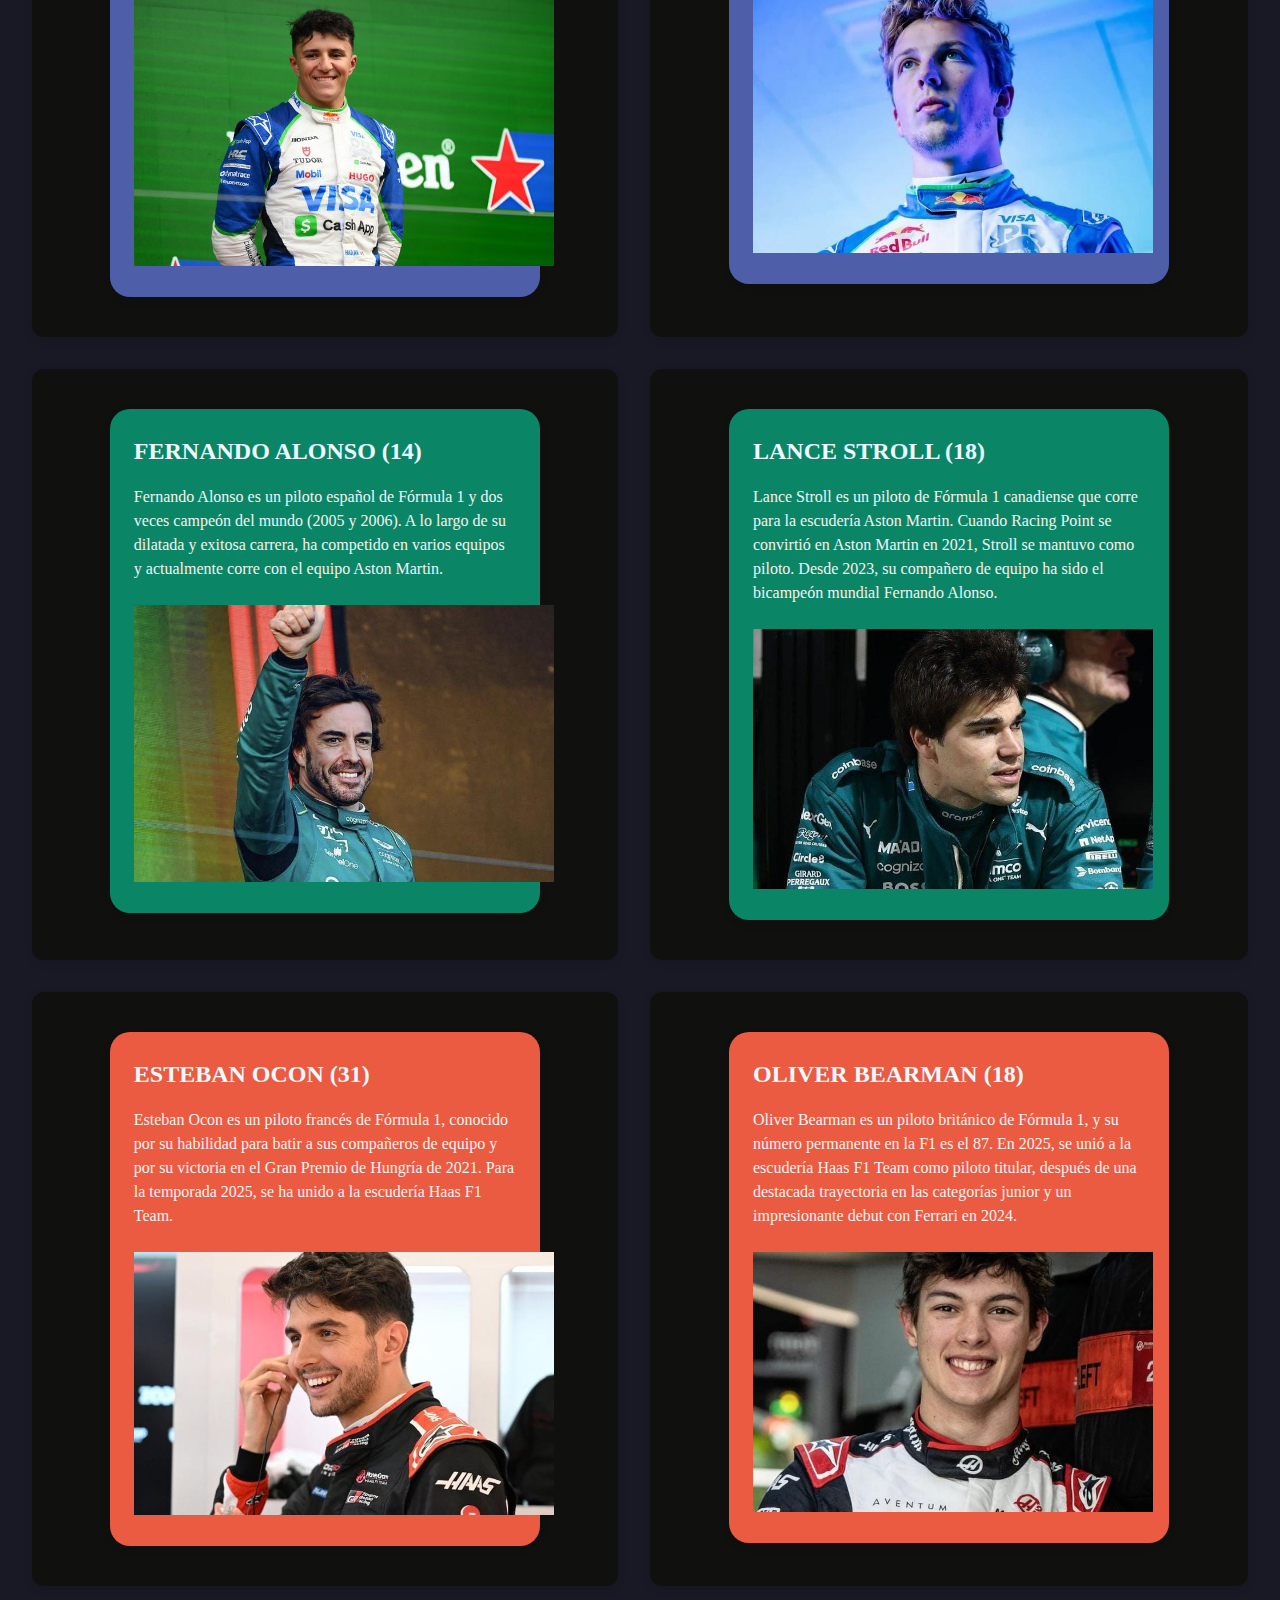
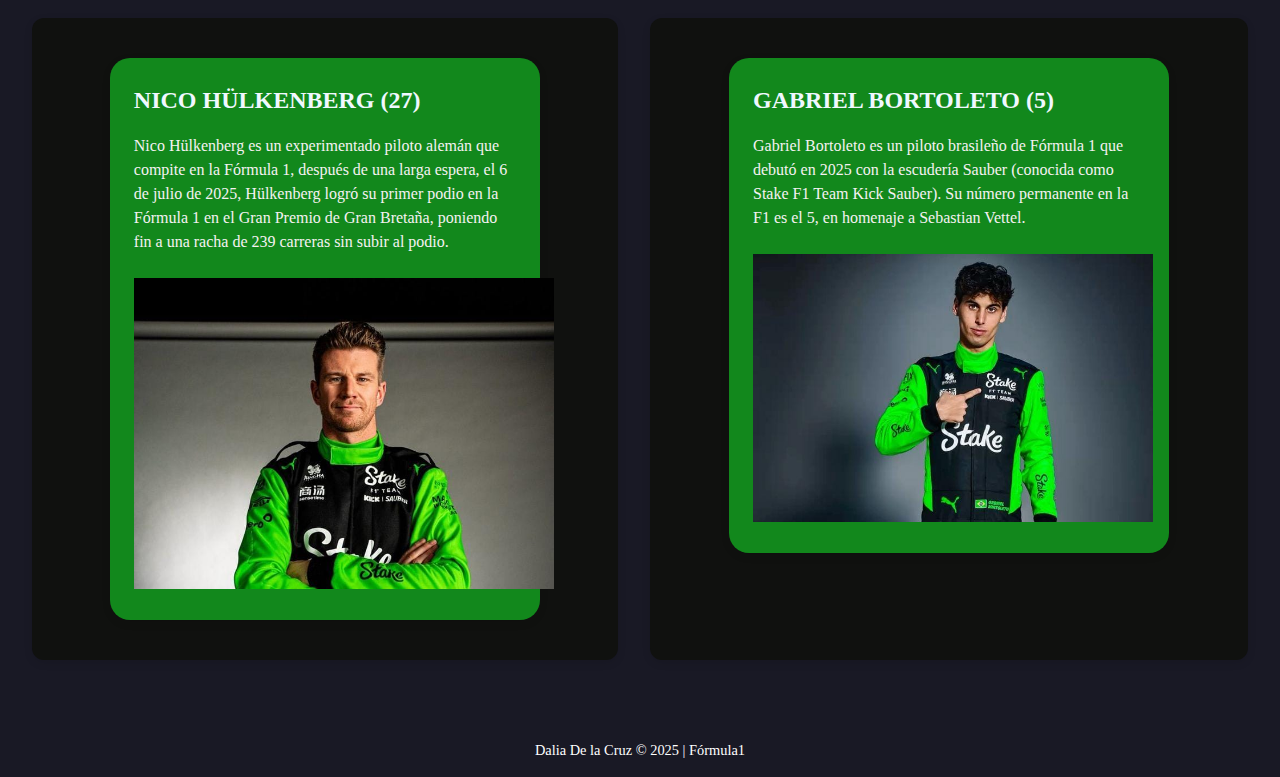
<file: pilotos.html>
<!DOCTYPE html>
<html lang="en">
<head>
    <meta charset="UTF-8">
    <meta name="viewport" content="width=device-width, initial-scale=1.0">
    <meta name="author" content="De la Cruz Francisco Dalia Lizeth">
    <meta name="date" content="26/10/2025">
    <meta name="description" content="ejemplo con barra lateral">
    <meta name="keywords" content="aside, barra lateral, noticias, escuderias, campeonatos, calendario, etc">
    <link rel="stylesheet" href="CSS/estilo.css">
    <title>F1</title>
</head>
<body>
    <header>
        <td>
            <img src="fotos/logo.jpg" width="110" alt="80">
        </td>
        <h1><i>FÓRMULA 1 </i></h1>
         <i>(F1)</i><br>
        <i>Federación deportiva.</i>
        <nav> 
            <a href="index.html">INICIO</a>
            <a href="pilotos.html">PILOTOS</a>
            <a href="escuderias.html">ESCUDERIAS</a>
            <a href="formulario.html">SUSCRIPCIONES</a>
            <a href="desarrolador.html">DESARROLLADOR</a>

        </nav>
    </header>
     
    <main>
    <section>
        <h2><i>PILOTOS ACTUALES</i></h2>
         <p>
            Actualmente hay 20 pilotos, 2 en cada equipo. Hay dos pilotos por equipo en la Fórmula 1 porque el Acuerdo de la Concordia lo establece para garantizar que 
            cada equipo presente un total de dos coches en cada carrera. Esta regla evita que compitan equipos de un solo coche 
            con bajo presupuesto y asegura la participación completa de los equipos en el campeonato. 
         </p><br>
         <p>
            Tener dos pilotos significa que si uno no puede competir (por lesión o enfermedad), el otro puede ser 
            sustituido por un piloto de reserva sin detener la participación del equipo. Puntos para el campeonato de constructores: 
            El rendimiento de ambos pilotos se suma para el total del equipo en el campeonato de constructores. Sería muy difícil ganar 
            el campeonato con un solo piloto y un solo coche. 
         </p>
    </section> 
    <section>
        <td>
            <img src="fotos/vuelta.jpg" width="550" alt="300">
        </td>
    </section>

    <aside>
         <section class="tarjeta">
            <h2>MAX VERSTAPPEN (1)</h2>
            <p>
                Max Verstappen es un piloto neerlandés de Fórmula 1 y cuatro veces campeón del mundo (2021, 2022, 2023, 2024). 
                Compite bajo la bandera de los Países Bajos con el equipo Red Bull Racing. <br><br>
            <td>
                <img src="fotos/max.jpg" width="420" alt="300">
            </td>
            </p>
        </section>
    </aside>
    <aside>
         <section class="tarjeta">
            <h2>YUKI TSUNODA (22)</h2>
            <p>
                Piloto japones, actualmente compite para el equipo Red Bull Racing, al que se unió en 2025 para ser compañero de equipo de Max Verstappen. <br><br>
            <td>
                <img src="fotos/yuki.jpg" width="400" alt="300">
            </td>
            </p>
        </section>
    </aside>

    <aside>
         <section class="tarjeta1">
            <h2>OSCAR PIASTRI (81)</h2>
            <p>
                Oscar Piastri es un piloto australiano de Fórmula 1 que compite para el equipo McLaren. Considerado uno de los talentos más 
                prometedores de la categoría, tuvo un rápido ascenso en su carrera, ganando títulos en varias categorías junior antes de debutar en la F1 en 2023. <br><br>
            <td>
                <img src="fotos/piastri.jpg" width="420" alt="300">
            </td>
            </p>
        </section>
    </aside>
    <aside>
         <section class="tarjeta1">
            <h2>LANDO NORRIS (4)</h2>
            <p>
                Lando Norris es un piloto británico de Fórmula 1, conocido por su carisma y su velocidad en la pista, que compite para el equipo McLaren. Con una destacada
                carrera en las categorías junior, debutó en la F1 en 2019 y ha crecido hasta convertirse en uno de los principales contendientes en la parrilla. <br><br>
            <td>
                <img src="fotos/lando.jpg" width="400" alt="300">
            </td>
            </p>
        </section>
    </aside>

    <aside>
         <section class="tarjeta2">
            <h2>CHARLES LECLERC (16)</h2>
            <p>
                Charles Leclerc es un piloto monegasco de Fórmula 1 que compite para la escudería Ferrari. Debutó en 2018 con el equipo Sauber y se unió a Ferrari en 2019, 
                donde ha logrado varias victorias y podios.<br><br>
            <td>
                <img src="fotos/leclerc.jpg" width="420" alt="300">
            </td>
            </p>
        </section>
    </aside>
     <aside>
         <section class="tarjeta2">
            <h2>LEWIS HAMILTON (44)</h2>
            <p>
                Lewis Hamilton nacido en Stevenage, Inglaterra, es uno de los pilotos más exitosos en la historia de la Fórmula 1, con siete campeonatos mundiales, 
                la mayor cantidad de victorias, poles y podios, actualmente se unió a la escudería Ferrari.  <br><br>
            <td>
                <img src="fotos/lewis.jpg" width="400" alt="300">
            </td>
            </p>
        </section>
    </aside>

    <aside>
         <section class="tarjeta3">
            <h2>GEORGE RUSSEL (63)</h2>
            <p>
               George Russell es un piloto británico de Fórmula 1 que compite para la escudería Mercedes. Tras un exitoso paso por las categorías junior y un periodo 
               de aprendizaje en Williams, ascendió al equipo principal de Mercedes en 2022, donde ha consolidado su posición como una pieza clave para el futuro de la escudería.<br><br>
            <td>
                <img src="fotos/russel.jpg" width="420" alt="300">
            </td>
            </p>
        </section>
    </aside>
    <aside>
         <section class="tarjeta3">
            <h2>KIMI ANDREA ANTONELLY (94)</h2>
            <p>
              Andrea Kimi Antonelli es un piloto italiano de Fórmula 1.Debutó con Mercedes en 2025, consiguió su primera pole position en una carrera al sprint, 
              en el Gran Premio de Miami de 2025. <br><br>
            <td>
                <img src="fotos/kimi.jpg" width="400" alt="300">
            </td>
            </p>
        </section>
    </aside>

    <aside>
         <section class="tarjeta4">
            <h2>ALEXANDER ALBON (23)</h2>
            <p>
              Alexander "Alex" Albon es un piloto de Fórmula 1 tailandés, nacido en el Reino Unido, que actualmente corre para el equipo Williams Racing. A lo largo de su carrera ha 
              demostrado su habilidad para maximizar el rendimiento de coches menos competitivos, lo que le ha permitido reavivar su trayectoria en la categoría. <br><br>
            <td>
                <img src="fotos/alex.jpg" width="420" alt="300">
            </td>
            </p>
        </section>
    </aside>
    <aside>
         <section class="tarjeta4">
            <h2>CARLOS SAINZ JR. (55)</h2>
            <p>
              Carlos Sainz Jr. es un piloto de Fórmula 1 español que compite para el equipo Williams Racing desde 2025, Sainz se unió a Williams con un contrato que se extiende al menos hasta 2026. 
              Esta decisión fue vista como una apuesta por el futuro, con miras a un equipo que está en crecimiento. <br><br>
            <td>
                <img src="fotos/carlos.jpg" width="400" alt="300">
            </td>
            </p>
        </section>
    </aside>

    <aside>
         <section class="tarjeta5">
            <h2>PIERRE GASLY (10)</h2>
            <p>
              Pierre Gasly es un piloto francés de Fórmula 1 que compite para el equipo Alpine, En 2023, Gasly se unió a Alpine, donde ha 
              continuado su carrera. Ha renovado su contrato con el equipo francés hasta 2028, lo que demuestra la confianza de Alpine en su liderazgo a largo plazo.  <br><br>
            <td>
                <img src="fotos/gasly.jpg" width="420" alt="300">
            </td>
            </p>
        </section>
    </aside>
    <aside>
         <section class="tarjeta5">
            <h2>FRANCO COLAPINTO (43)</h2>
            <p>
              Franco Colapinto es un piloto argentino de Fórmula 1, conocido por su rápido ascenso desde las categorías junior y su llegada a la máxima categoría del 
              automovilismo. Actualmente, compite para el equipo Alpine como compañero de Pierre Gasly en la temporada 2025. <br><br>
            <td>
                <img src="fotos/colap.jpg" width="400" alt="300">
            </td>
            </p>
        </section>
    </aside>

    <aside>
         <section class="tarjeta6">
            <h2> ISACK HADJAR (43)</h2>
            <p>
               Isack Hadjar, un piloto francés que debutó en la F1 en 2025 con el equipo Racing Bulls (anteriormente conocido como Visa Cash App RB F1 Team).
               Ha sido miembro del programa de jóvenes pilotos de Red Bull y también ha sido piloto reserva de la escudería Red Bull.<br><br>
            <td>
                <img src="fotos/isack.jpg" width="420" alt="300">
            </td>
            </p>
        </section>
    </aside>
    <aside>
         <section class="tarjeta6">
            <h2> LIAM LAWSON (30)</h2>
            <p>
               Liam Lawson es un talentoso piloto neozelandés de Fórmula 1 que corre para el equipo Racing Bulls, al que regresó en 2025 tras un breve y polémico 
               paso por Red Bull Racing. Es conocido por su versatilidad y su notable desempeño como piloto sustituto en 2023. <br><br>
            <td>
                <img src="fotos/liam.jpg" width="400" alt="300">
            </td>
            </p>
        </section>
    </aside>

    <aside>
         <section class="tarjeta7">
            <h2> FERNANDO ALONSO (14) </h2>
            <p>
               Fernando Alonso es un piloto español de Fórmula 1 y dos veces campeón del mundo (2005 y 2006). A lo largo de su dilatada y exitosa carrera,
               ha competido en varios equipos y actualmente corre con el equipo Aston Martin.  <br><br>
            <td>
                <img src="fotos/alonso.jpg" width="420" alt="300">
            </td>
            </p>
        </section>
    </aside> 
    <aside>
         <section class="tarjeta7">
            <h2> LANCE STROLL (18) </h2>
            <p>
               Lance Stroll es un piloto de Fórmula 1 canadiense que corre para la escudería Aston Martin. Cuando Racing Point se convirtió en Aston Martin en 2021,
               Stroll se mantuvo como piloto. Desde 2023, su compañero de equipo ha sido el bicampeón mundial Fernando Alonso.  <br><br>
            <td>
                <img src="fotos/stroll.jpg" width="400" alt="300">
            </td>
            </p>
        </section>
    </aside>

    <aside>
         <section class="tarjeta8">
            <h2> ESTEBAN OCON (31) </h2>
            <p>
               Esteban Ocon es un piloto francés de Fórmula 1, conocido por su habilidad para batir a sus compañeros de equipo y por su victoria en el Gran Premio de Hungría 
               de 2021. Para la temporada 2025, se ha unido a la escudería Haas F1 Team. <br><br>
            <td>
                <img src="fotos/ocon.jpg" width="420" alt="300">
            </td>
            </p>
        </section>
    </aside>
    <aside>
         <section class="tarjeta8">
            <h2> OLIVER BEARMAN (18) </h2>
            <p>
               Oliver Bearman es un piloto británico de Fórmula 1, y su número permanente en la F1 es el 87. En 2025, se unió a la escudería Haas F1 Team como piloto titular,
               después de una destacada trayectoria en las categorías junior y un impresionante debut con Ferrari en 2024.<br><br>
            <td>
                <img src="fotos/oliv.jpg" width="400" alt="300">
            </td>
            </p>
        </section>
    </aside> 
    <aside>
         <section class="tarjeta9">
            <h2> NICO HÜLKENBERG (27) </h2>
            <p>
               Nico Hülkenberg es un experimentado piloto alemán que compite en la Fórmula 1,  después de una larga espera, el 6 de julio de 2025, Hülkenberg logró su primer 
               podio en la Fórmula 1 en el Gran Premio de Gran Bretaña, poniendo fin a una racha de 239 carreras sin subir al podio.<br><br>
            <td>
                <img src="fotos/niko.jpg" width="420" alt="300">
            </td>
            </p>
        </section>
    </aside> 
    <aside>
         <section class="tarjeta9">
            <h2> GABRIEL BORTOLETO (5) </h2>
            <p>
               Gabriel Bortoleto es un piloto brasileño de Fórmula 1 que debutó en 2025 con la escudería Sauber (conocida como Stake F1 Team Kick Sauber). Su número
            permanente en la F1 es el 5, en homenaje a Sebastian Vettel. <br><br>
            <td>
                <img src="fotos/gabriel.jpg" width="400" alt="300">
            </td>
            </p>
        </section>
    </aside> 
    </main>
    <footer>
        <p> Dalia De la Cruz © 2025 | Fórmula1</p>
    </footer>
    
</body>
</html>
</file>
<file: CSS/estilo.css>
/*Reset básico */
* {
    margin: 0;
    padding: 0;
    box-sizing: border-box;
}

/* Estilos generales */
body {
    font-family:Cambria, Cochin, Georgia, Times, 'Times New Roman', serif;
    background-color: #191925;
    color: #f5f2f2; 
    line-height: 1.5;
}

/* Encabezado */
header {
    background: linear-gradient(90deg, #191925, #191f33);
    color: rgb(202, 19, 19);
    text-align: center;
    padding: 20px 10px;
    box-shadow: 0 2px 5px rgba(177, 8, 22, 0.2);
}

nav a {
    color: rgb(223, 14, 14);
    text-decoration: none;
    margin: 0 10px;
    font-weight: bold;
    transition: 0.3s;
}

nav a:hover {
    color: #f3f1ea;
}

/* 4️⃣ Tarjeta principal */
.tarjeta {
    background-color:#030113; /* Fondo de la tarjeta */
    width: 80%;
    max-width: 600px;
    margin: 1rem auto;
    border-radius:20px; /* Bordes redondeados */
    box-shadow:aliceblue; /* Agrega sombra a la tarjeta */
    transition: transform 0.3s ease;
    position: relative;
}

/* 5️⃣ Efecto hover en la tarjeta */
.tarjeta:hover {
    transform:scale(1.07); /* Haz que crezca ligeramente */
}

/* 6️⃣ Título dentro de la tarjeta */
.tarjeta h2 {
    color:aliceblue; /* Usa un color relacionado con el header */
    margin-bottom: 1rem;
}

/*------------------------------------------------------------*/
.tarjeta1 {
    background-color:#f05108; /* Fondo de la tarjeta */
    width: 80%;
    max-width: 600px;
    margin: 1rem auto;
    border-radius:20px; /* Bordes redondeados */
    box-shadow:aliceblue; /* Agrega sombra a la tarjeta */
    transition: transform 0.3s ease;
    position: relative;
}

/* 5️⃣ Efecto hover en la tarjeta */
.tarjeta1:hover {
    transform:scale(1.07); /* Haz que crezca ligeramente */
}

/* 6️⃣ Título dentro de la tarjeta */
.tarjeta1 h2 {
    color:aliceblue; /* Usa un color relacionado con el header */
    margin-bottom: 1rem;
}
/*------------------------------------------------------------*/
.tarjeta2 {
    background-color:#c42813; /* Fondo de la tarjeta */
    width: 80%;
    max-width: 600px;
    margin: 1rem auto;
    border-radius:20px; /* Bordes redondeados */
    box-shadow:aliceblue; /* Agrega sombra a la tarjeta */
    transition: transform 0.3s ease;
    position: relative;
}

/* 5️⃣ Efecto hover en la tarjeta */
.tarjeta2:hover {
    transform:scale(1.07); /* Haz que crezca ligeramente */
}

/* 6️⃣ Título dentro de la tarjeta */
.tarjeta2 h2 {
    color:aliceblue; /* Usa un color relacionado con el header */
    margin-bottom: 1rem;
}
/*------------------------------------------------------------*/
.tarjeta3 {
    background-color:#0fa18e; /* Fondo de la tarjeta */
    width: 80%;
    max-width: 600px;
    margin: 1rem auto;
    border-radius:20px; /* Bordes redondeados */
    box-shadow:aliceblue; /* Agrega sombra a la tarjeta */
    transition: transform 0.3s ease;
    position: relative;
}

/* 5️⃣ Efecto hover en la tarjeta */
.tarjeta3:hover {
    transform:scale(1.07); /* Haz que crezca ligeramente */
}

/* 6️⃣ Título dentro de la tarjeta */
.tarjeta3 h2 {
    color:aliceblue; /* Usa un color relacionado con el header */
    margin-bottom: 1rem;
}
/*------------------------------------------------------------*/
.tarjeta4 {
    background-color:#1d44f3; /* Fondo de la tarjeta */
    width: 80%;
    max-width: 600px;
    margin: 1rem auto;
    border-radius:20px; /* Bordes redondeados */
    box-shadow:aliceblue; /* Agrega sombra a la tarjeta */
    transition: transform 0.3s ease;
    position: relative;
}

/* 5️⃣ Efecto hover en la tarjeta */
.tarjeta4:hover {
    transform:scale(1.07); /* Haz que crezca ligeramente */
}

/* 6️⃣ Título dentro de la tarjeta */
.tarjeta4 h2 {
    color:aliceblue; /* Usa un color relacionado con el header */
    margin-bottom: 1rem;
}
/*------------------------------------------------------------*/
.tarjeta5 {
    background-color:#c007a7; /* Fondo de la tarjeta */
    width: 80%;
    max-width: 600px;
    margin: 1rem auto;
    border-radius:20px; /* Bordes redondeados */
    box-shadow:aliceblue; /* Agrega sombra a la tarjeta */
    transition: transform 0.3s ease;
    position: relative;
}

/* 5️⃣ Efecto hover en la tarjeta */
.tarjeta5:hover {
    transform:scale(1.07); /* Haz que crezca ligeramente */
}

/* 6️⃣ Título dentro de la tarjeta */
.tarjeta5 h2 {
    color:aliceblue; /* Usa un color relacionado con el header */
    margin-bottom: 1rem;
}
/*------------------------------------------------------------*/
.tarjeta6 {
    background-color:#4e5ea8; /* Fondo de la tarjeta */
    width: 80%;
    max-width: 600px;
    margin: 1rem auto;
    border-radius:20px; /* Bordes redondeados */
    box-shadow:aliceblue; /* Agrega sombra a la tarjeta */
    transition: transform 0.3s ease;
    position: relative;
}

/* 5️⃣ Efecto hover en la tarjeta */
.tarjeta6:hover {
    transform:scale(1.07); /* Haz que crezca ligeramente */
}

/* 6️⃣ Título dentro de la tarjeta */
.tarjeta6 h2 {
    color:aliceblue; /* Usa un color relacionado con el header */
    margin-bottom: 1rem;
}
/*------------------------------------------------------------*/
.tarjeta7 {
    background-color:#0a8667; /* Fondo de la tarjeta */
    width: 80%;
    max-width: 600px;
    margin: 1rem auto;
    border-radius:20px; /* Bordes redondeados */
    box-shadow:aliceblue; /* Agrega sombra a la tarjeta */
    transition: transform 0.3s ease;
    position: relative;
}

/* 5️⃣ Efecto hover en la tarjeta */
.tarjeta7:hover {
    transform:scale(1.07); /* Haz que crezca ligeramente */
}

/* 6️⃣ Título dentro de la tarjeta */
.tarjeta7 h2 {
    color:aliceblue; /* Usa un color relacionado con el header */
    margin-bottom: 1rem;
}
/*------------------------------------------------------------*/
.tarjeta8 {
    background-color:#eb5b41; /* Fondo de la tarjeta */
    width: 80%;
    max-width: 600px;
    margin: 1rem auto;
    border-radius:20px; /* Bordes redondeados */
    box-shadow:aliceblue; /* Agrega sombra a la tarjeta */
    transition: transform 0.3s ease;
    position: relative;
}

/* 5️⃣ Efecto hover en la tarjeta */
.tarjeta8:hover {
    transform:scale(1.07); /* Haz que crezca ligeramente */
}

/* 6️⃣ Título dentro de la tarjeta */
.tarjeta8 h2 {
    color:aliceblue; /* Usa un color relacionado con el header */
    margin-bottom: 1rem;
}
/*------------------------------------------------------------*/
.tarjeta9 {
    background-color:#12881c; /* Fondo de la tarjeta */
    width: 80%;
    max-width: 600px;
    margin: 1rem auto;
    border-radius:20px; /* Bordes redondeados */
    box-shadow:aliceblue; /* Agrega sombra a la tarjeta */
    transition: transform 0.3s ease;
    position: relative;
}

/* 5️⃣ Efecto hover en la tarjeta */
.tarjeta9:hover {
    transform:scale(1.07); /* Haz que crezca ligeramente */
}

/* 6️⃣ Título dentro de la tarjeta */
.tarjeta9 h2 {
    color:aliceblue; /* Usa un color relacionado con el header */
    margin-bottom: 1rem;
}
/*------------------------------------------------------------*/
/*formulario*/
.formulario {
    background-color: rgb(5, 16, 53);
    width: 330%;
    max-width: 900px;
    margin: 2rem auto;
    padding: 2rem;
    border-radius: 15px;
    box-shadow: 0.4px 12px rgba(0, 0, 0, 0.1);
}

/*etiquetas generales*/
.formulario label {
    display: block; 
    margin-bottom: 0.5rem;
    font-weight:bold;
}

/*Campo de entrada y select*/
.formulario input [type="text"],
.formulario input [type="email"],
.formulario input [type="password"],
.formulario select {
    width: 100%;
    padding: 0.6rem;
    margin-bottom: 1rem;
    border: 1px solid #ccc;
    border-radius: 8px;
    font-size: 1rem;
} 

/*Efecto focus*/
.formulario input:focus,
.formulario select:focus {
    outline: none;
    border-color: #05354e;
    box-shadow: 0 0 4px rgba(0, 119, 182, 0.4);
}

/*Grupo de opciones (radio/checkboox*/
.grupo-opciones {
    margin-bottom: 1rem;
}

.grupo-opciones p {
    font-weight: bold;
    margin-bottom: 0.4rem;
}
.grupo-opciones label {
    display: block;
    font-weight: normal;
    margin-bottom: 0.3rem;
}

/*boton*/
.formulario button {
    width: 100%;
    background-color: rgb(202, 19, 19);
    color:white;
    border: none;
    padding: 0.8rem;
    border-radius: 8px;
    font-size: 1rem; 
    cursor: pointer; 
    transition: background-color 0.3s ease;
}

/*hover button*/
.formulario button:hover {
    background-color: rgb(109, 15, 15);
}
/*------------------------------------------------------------*/

.formulario1 {
    background-color: rgb(5, 9, 24);
    width: 200%;
    max-width: 800px;
    margin: 2rem auto;
    padding: 2rem;
    border-radius: 15px;
    box-shadow: 0.4px 12px rgba(0, 0, 0, 0.1);
}

/*etiquetas generales*/
.formulario1 label {
    display: block; 
    margin-bottom: 0.5rem;
    font-weight:bold;
}

/*Campo de entrada y select*/
.formulario1 input [type="text"]

/*Efecto focus*/
.formulario1 input:focus,
.formulario1 select:focus {
    outline: none;
    border-color: #05354e;
    box-shadow: 0 0 4px rgba(0, 119, 182, 0.4);
}

/*boton*/
.formulario1 button {
    width: 100%;
    background-color: rgb(202, 19, 19);
    color:white;
    border: none;
    padding: 0.8rem;
    border-radius: 8px;
    font-size: 1rem; 
    cursor: pointer; 
    transition: background-color 0.3s ease;
}

/*hover button*/
.formulario1 button:hover {
    background-color: rgb(109, 15, 15);
}
/*------------------------------------------------------------*/

/* Estructura principal */
main {
    display: grid;
    grid-template-columns: 3fr 1fr; /* área principal + aside */
    gap: 2rem;
    padding: 2rem;
}

/* Contenedor de contenido principal */
.contenido {
    display: flex;
    flex-direction: column;
    gap: 1.5rem;
}

/* Secciones principales */
section {
    background-color: rgba(15, 14, 12, 0.815);
    padding: 1.5rem;
    border-radius: 12px;
    box-shadow: 0 3px 8px rgba(0, 0, 0, 0.1);
    margin-bottom: 1.5rem;
}

/* Títulos dentro de section */
section h2 {
    color:rgb(202, 19, 19); 
    margin-bottom: 1rem;
}

/* Artículos */
article {
    margin-bottom: 1rem;
    border-left: 4px solid rgb(202, 19, 19);
    padding-left: 1rem;
}

/*Boton*/
button {
    background-color:#7c0803;
    color: white;
    border: none;
    padding: 0.5rem 1.2rem;
    border-radius: 10px;
    cursor: pointer;
    font-size: 1rem;
    transition: background-color 0.3s ease;
}

/* Artículos títulos */
article h3 {
    color:white;
    margin-bottom: 0.5rem;
}

/* Aside */
aside {
    background-color: #10110f;
    padding: 1.5rem;
    border-radius: 12px;
    box-shadow: 0 3px 8px rgba(0, 0, 0, 0.1);
}

aside h2 {
    color: white;
    margin-bottom: 1rem;
}

aside ul {
    list-style: none;
}

aside ul li {
    margin-bottom: 0.5rem;
}

aside ul li a {
    color: white;
    text-decoration: none;
}

aside ul li a:hover {
    text-decoration:underline;
}

/* Pie de página */
footer {
    background-color: #191925;
    color: white;
    text-align: center;
    padding: 1rem;
    font-size: 0.9rem;
    margin-top: 2rem;
}

/* Diseño responsivo */
@media (max-width: 768px) {
    main {
        grid-template-columns: 1fr;
    }
    aside {
        order: -1; /* el aside se muestra arriba en pantallas pequeñas */
    }
}
</file>
